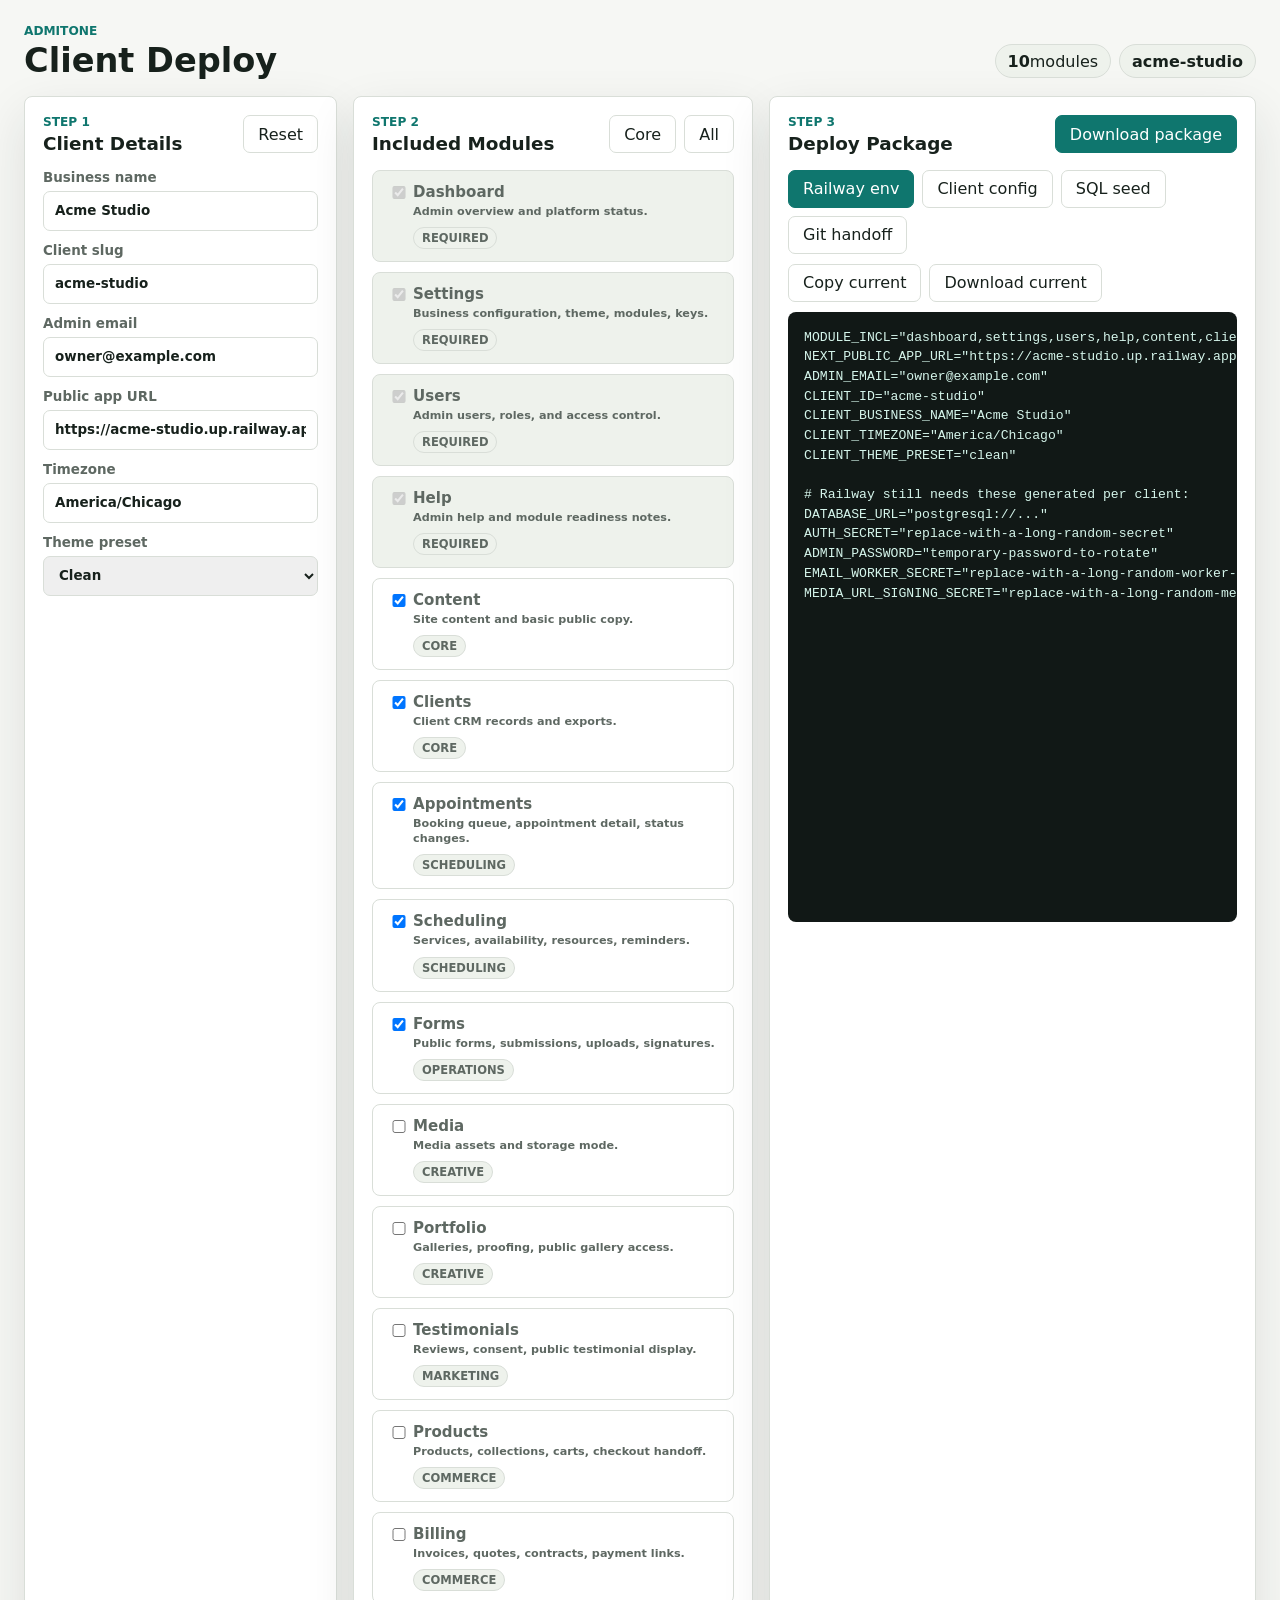
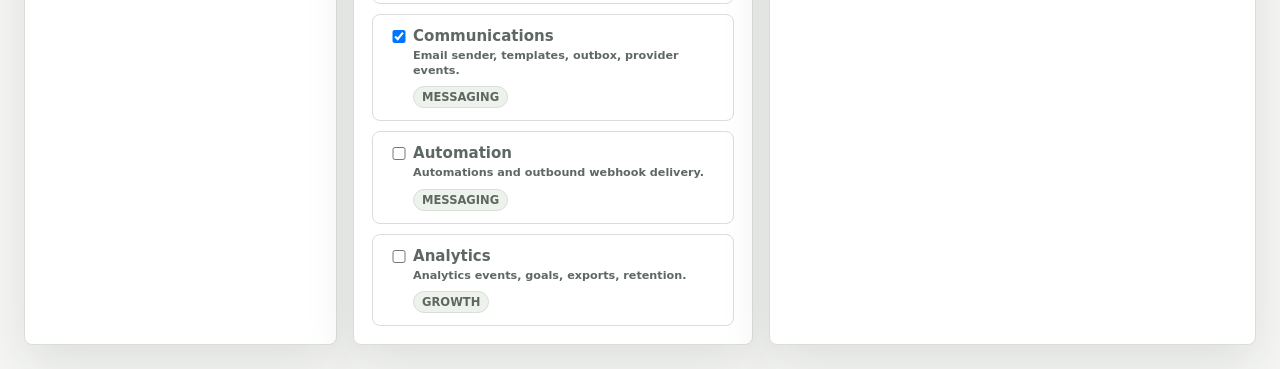
<file: Client Deploy/index.html>
<!doctype html>
<html lang="en">
  <head>
    <meta charset="utf-8" />
    <meta name="viewport" content="width=device-width, initial-scale=1" />
    <title>AdmitOne Client Deploy</title>
    <link rel="stylesheet" href="./styles.css" />
  </head>
  <body>
    <main class="app-shell">
      <section class="workspace">
        <header class="topbar">
          <div>
            <p class="eyebrow">AdmitOne</p>
            <h1>Client Deploy</h1>
          </div>
          <div class="summary-strip" aria-label="Deployment summary">
            <span><strong id="moduleCount">0</strong> modules</span>
            <span><strong id="clientSlugPreview">client-slug</strong></span>
          </div>
        </header>

        <div class="grid">
          <section class="panel form-panel" aria-labelledby="client-details-title">
            <div class="panel-heading">
              <div>
                <p class="eyebrow">Step 1</p>
                <h2 id="client-details-title">Client Details</h2>
              </div>
              <button class="icon-button" id="resetButton" type="button" title="Reset form" aria-label="Reset form">Reset</button>
            </div>

            <div class="field-grid">
              <label>
                Business name
                <input id="businessName" type="text" value="Acme Studio" autocomplete="organization" />
              </label>
              <label>
                Client slug
                <input id="clientSlug" type="text" value="acme-studio" autocomplete="off" />
              </label>
              <label>
                Admin email
                <input id="adminEmail" type="email" value="owner@example.com" autocomplete="email" />
              </label>
              <label>
                Public app URL
                <input id="appUrl" type="url" value="https://acme-studio.up.railway.app" autocomplete="url" />
              </label>
              <label>
                Timezone
                <input id="timezone" type="text" value="America/Chicago" />
              </label>
              <label>
                Theme preset
                <select id="themePreset">
                  <option value="clean">Clean</option>
                  <option value="studio">Studio</option>
                  <option value="modern">Modern</option>
                  <option value="classic">Classic</option>
                </select>
              </label>
            </div>
          </section>

          <section class="panel modules-panel" aria-labelledby="modules-title">
            <div class="panel-heading">
              <div>
                <p class="eyebrow">Step 2</p>
                <h2 id="modules-title">Included Modules</h2>
              </div>
              <div class="button-row">
                <button id="selectCoreButton" type="button">Core</button>
                <button id="selectAllButton" type="button">All</button>
              </div>
            </div>
            <div class="module-grid" id="moduleGrid"></div>
          </section>

          <section class="panel output-panel" aria-labelledby="outputs-title">
            <div class="panel-heading">
              <div>
                <p class="eyebrow">Step 3</p>
                <h2 id="outputs-title">Deploy Package</h2>
              </div>
              <div class="button-row">
                <button id="downloadPackageButton" type="button">Download package</button>
              </div>
            </div>

            <div class="tabs" role="tablist" aria-label="Generated outputs">
              <button class="tab active" data-tab="env" type="button">Railway env</button>
              <button class="tab" data-tab="config" type="button">Client config</button>
              <button class="tab" data-tab="sql" type="button">SQL seed</button>
              <button class="tab" data-tab="git" type="button">Git handoff</button>
            </div>

            <div class="output-actions">
              <button id="copyOutputButton" type="button">Copy current</button>
              <button id="downloadOutputButton" type="button">Download current</button>
            </div>

            <pre class="output-box" id="outputBox" tabindex="0"></pre>
          </section>
        </div>
      </section>
    </main>

    <script src="./app.js"></script>
  </body>
</html>
</file>
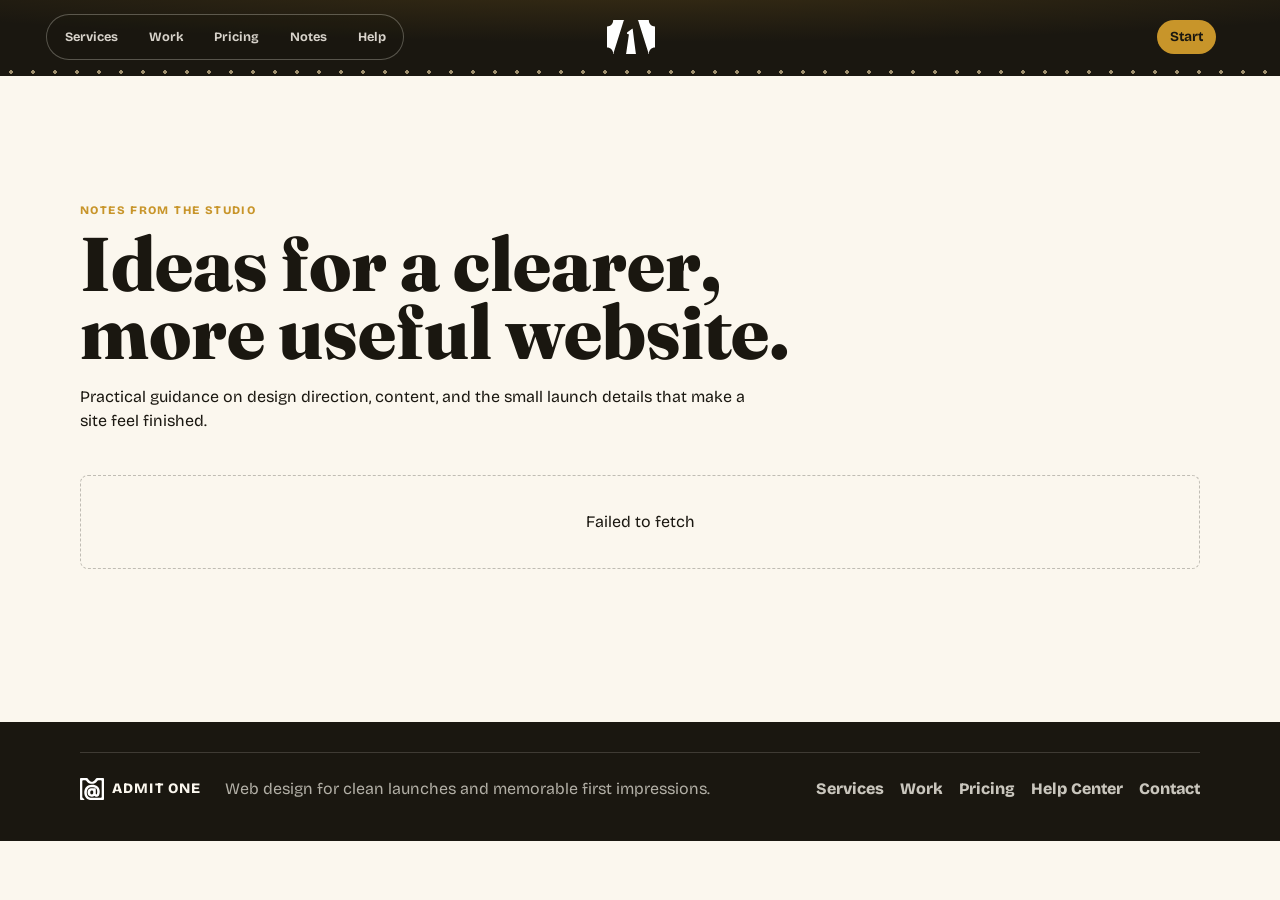
<file: blog.html>
<!doctype html>
<html lang="en">
  <head>
    <meta charset="utf-8" />
    <meta name="viewport" content="width=device-width, initial-scale=1" />
    <title>Notes | Admit One</title>
    <meta
      name="description"
      content="Practical notes from Admit One about thoughtful websites, clearer content, and smoother launches."
    />
    <link rel="icon" href="assets/logos/favicon.svg" type="image/svg+xml" />
    <link rel="preconnect" href="https://fonts.googleapis.com" />
    <link rel="preconnect" href="https://fonts.gstatic.com" crossorigin />
    <link
      href="https://fonts.googleapis.com/css2?family=Bricolage+Grotesque:opsz,wght@12..96,400..800&family=Fraunces:opsz,wght@9..144,500..800&display=swap"
      rel="stylesheet"
    />
    <link rel="stylesheet" href="css/tokens.css?v=marquee-bulbs" />
    <link rel="stylesheet" href="css/base.css" />
    <link rel="stylesheet" href="css/header.css" />
    <link rel="stylesheet" href="css/subpage.css" />
    <link rel="stylesheet" href="css/blog.css" />
    <link rel="stylesheet" href="css/footer.css" />
  </head>
  <body>
    <a class="skip-link" href="#main">Skip to content</a>

    <div class="subpage-hero">
      <header class="site-header">
        <nav class="nav" aria-label="Primary navigation">
          <div class="nav-spacer" aria-hidden="true"></div>

          <a class="brand" href="index.html" aria-label="Admit One home">
            <span class="brand-full">
              <img src="assets/logos/logo-wordmark.svg" alt="" aria-hidden="true" />
            </span>
            <span class="brand-compact">
              <img src="assets/logos/logo-icon.svg" alt="" aria-hidden="true" />
            </span>
          </a>

          <button class="menu-toggle" type="button" aria-expanded="false" aria-controls="nav-links" aria-label="Menu">
            <span class="menu-mark" aria-hidden="true">
              <span class="menu-line"></span>
              <span class="menu-line"></span>
              <span class="menu-line"></span>
              <span class="menu-close-word">Close</span>
            </span>
          </button>

          <div class="nav-links" id="nav-links">
            <div class="nav-primary-links">
              <a href="index.html#services">Services</a>
              <a href="index.html#work">Work</a>
              <a href="index.html#pricing">Pricing</a>
              <a href="blog.html" aria-current="page">Notes</a>
              <a href="resources.html">Help</a>
            </div>
            <a class="nav-cta" href="index.html#contact">Start</a>
          </div>
        </nav>
      </header>
    </div>

    <main id="main">
      <section class="blog-index" data-blog-library>
        <header class="blog-index-header">
          <p class="eyebrow">Notes from the studio</p>
          <h1>Ideas for a clearer, more useful website.</h1>
          <p class="lead">
            Practical guidance on design direction, content, and the small launch details that
            make a site feel finished.
          </p>
        </header>
        <div class="blog-library-grid" data-blog-library-grid aria-live="polite">
          <article class="blog-message"><p>Loading the latest notes&hellip;</p></article>
        </div>
      </section>

      <article class="blog-story" data-blog-post hidden>
        <a class="blog-story-back" href="blog.html">&larr; All notes</a>
        <header class="blog-story-header">
          <p class="eyebrow" data-blog-category>Notes</p>
          <h1 data-blog-title>Loading story&hellip;</h1>
          <p class="blog-story-excerpt" data-blog-excerpt hidden></p>
          <p class="blog-story-meta">
            <time data-blog-date hidden></time>
            <span data-blog-author hidden></span>
          </p>
        </header>
        <img class="blog-story-image" data-blog-image alt="" hidden />
        <p class="blog-story-status" data-blog-status>Loading the story&hellip;</p>
        <div class="blog-story-content" data-blog-content></div>
      </article>
    </main>

    <footer class="footer">
      <div class="footer-inner">
        <a class="brand" href="index.html" aria-label="Admit One home">
          <span class="brand-mark">
            <img src="assets/logos/logo-footer.svg" alt="" aria-hidden="true" />
          </span>
          <span class="brand-name">Admit One</span>
        </a>
        <p>Web design for clean launches and memorable first impressions.</p>
        <nav aria-label="Footer navigation">
          <a href="index.html#services">Services</a>
          <a href="index.html#work">Work</a>
          <a href="index.html#pricing">Pricing</a>
          <a href="resources.html">Help Center</a>
          <a href="index.html#contact">Contact</a>
        </nav>
      </div>
    </footer>

    <script src="js/blog-config.js"></script>
    <script src="js/blog.js"></script>
    <script src="js/main.js?v=menu-morph"></script>
  </body>
</html>
</file>
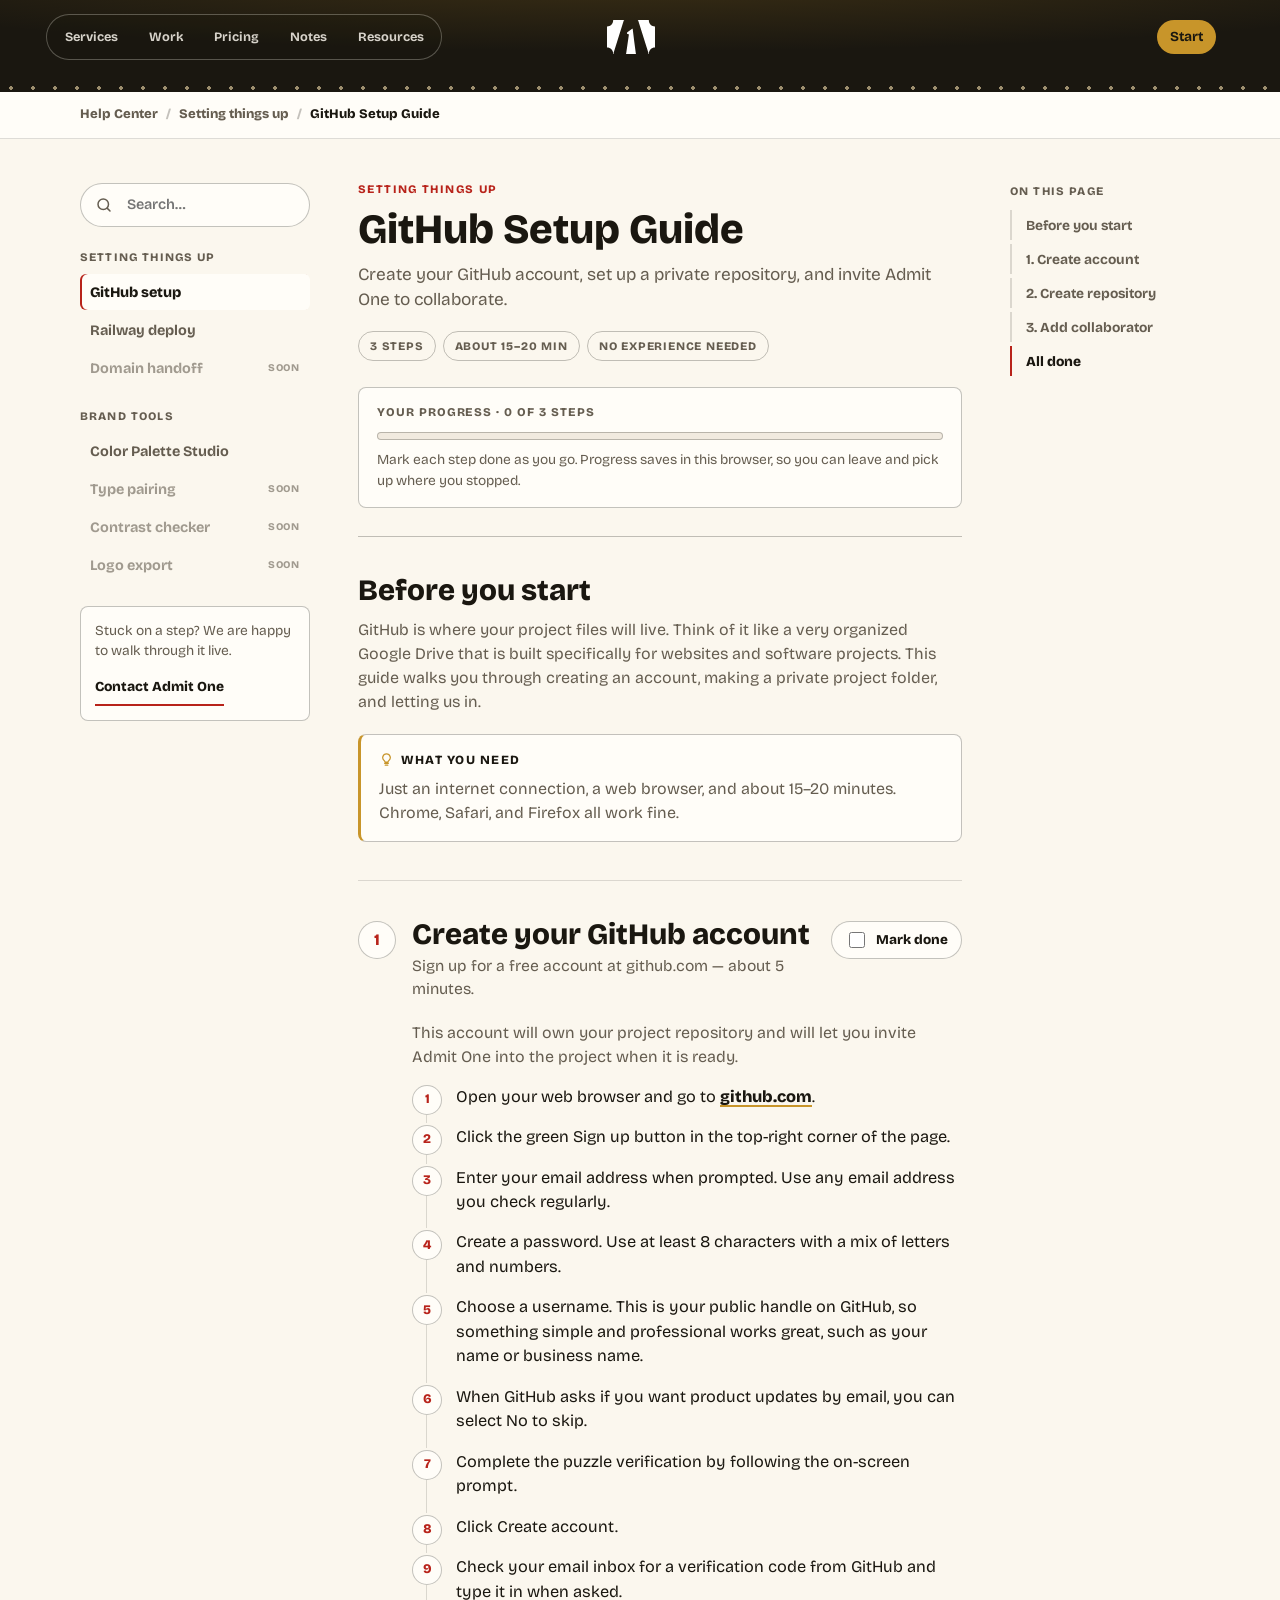
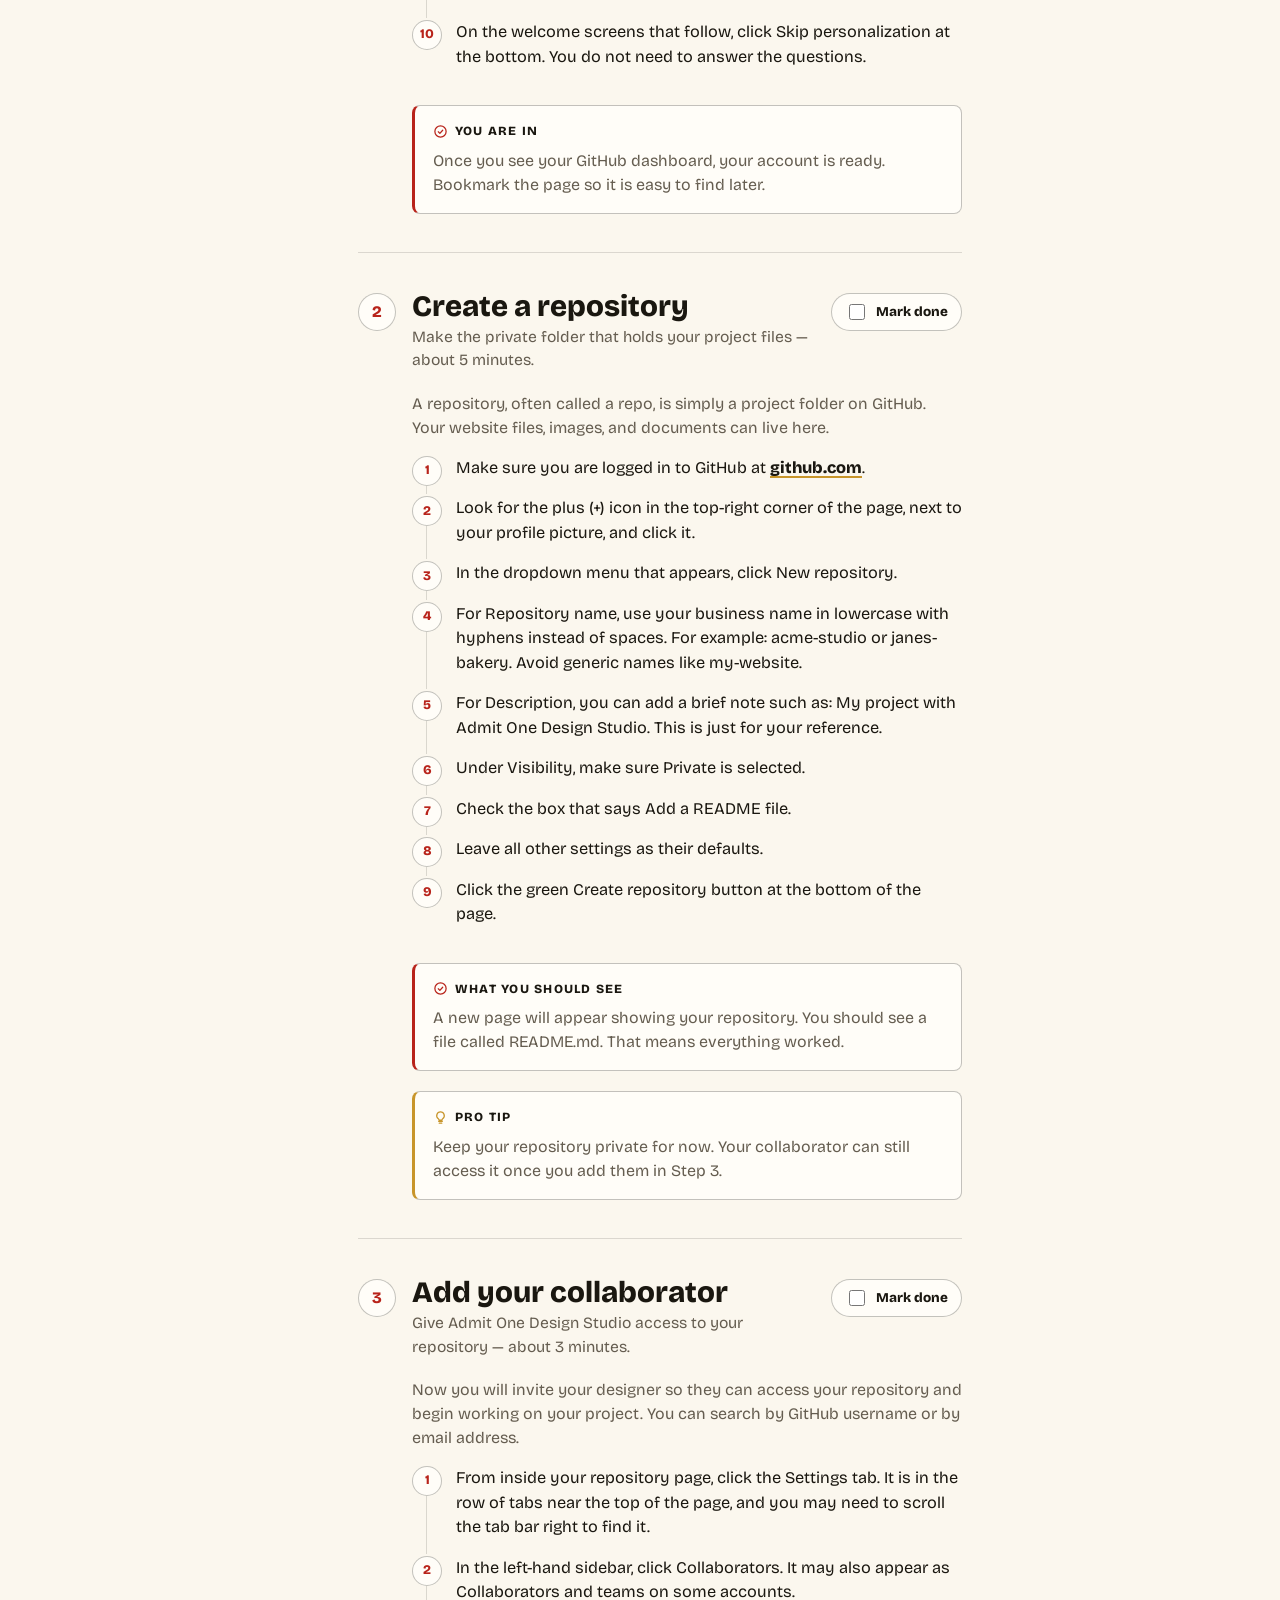
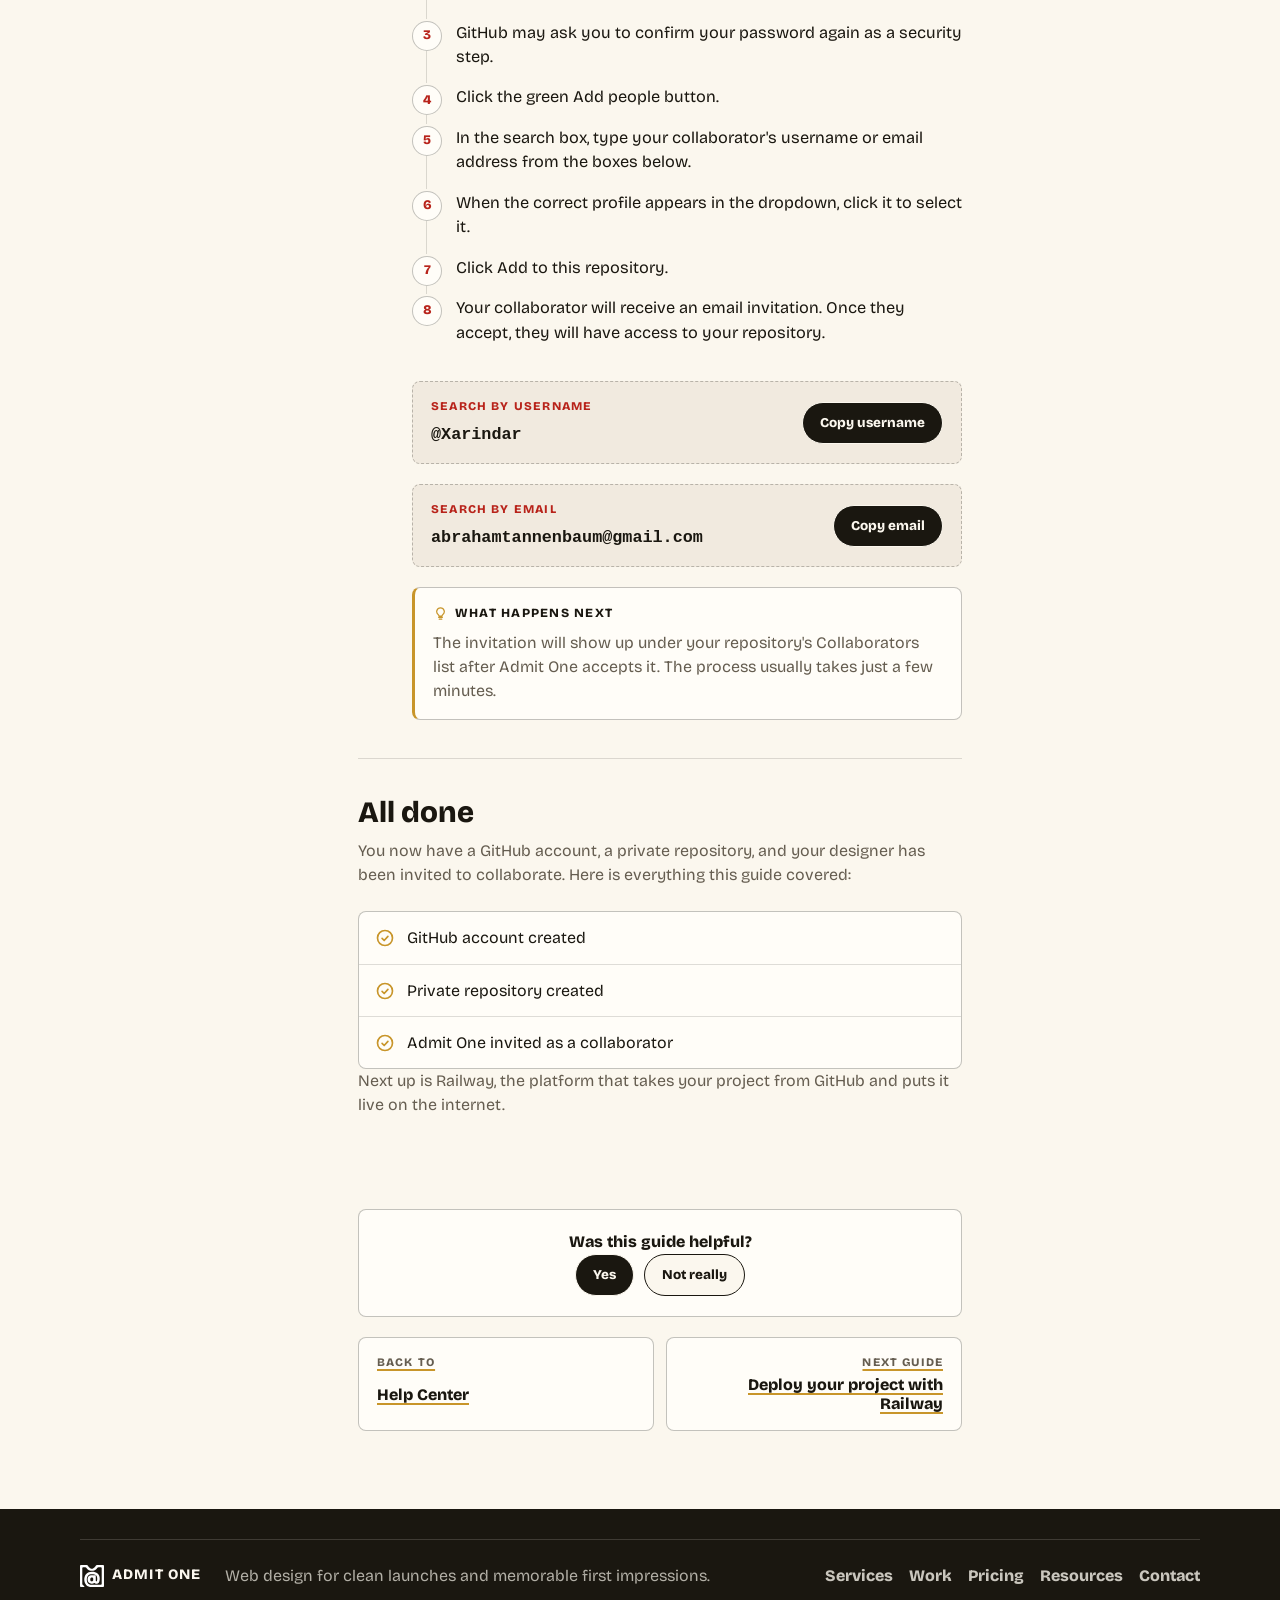
<file: github-setup-guide.html>
<!doctype html>
<html lang="en">
  <head>
    <meta charset="utf-8" />
    <meta name="viewport" content="width=device-width, initial-scale=1" />
    <title>GitHub Setup Guide | Admit One Help Center</title>
    <meta
      name="description"
      content="A client-friendly setup guide for creating a GitHub account, starting a private repository, and inviting Admit One as a collaborator."
    />
    <link rel="icon" href="assets/logos/favicon.svg" type="image/svg+xml" />
    <link rel="preconnect" href="https://fonts.googleapis.com" />
    <link rel="preconnect" href="https://fonts.gstatic.com" crossorigin />
    <link
      href="https://fonts.googleapis.com/css2?family=Bricolage+Grotesque:opsz,wght@12..96,400..800&family=Fraunces:opsz,wght@9..144,500..800&display=swap"
      rel="stylesheet"
    />
    <link rel="stylesheet" href="css/tokens.css?v=marquee-bulbs" />
    <link rel="stylesheet" href="css/base.css" />
    <link rel="stylesheet" href="css/header.css" />
    <link rel="stylesheet" href="css/subpage.css" />
    <link rel="stylesheet" href="css/help-center.css?v=help-center" />
    <link rel="stylesheet" href="css/footer.css" />
  </head>
  <body>
    <a class="skip-link" href="#main">Skip to guide</a>

    <div class="subpage-hero help-article-band">
      <header class="site-header">
        <nav class="nav" aria-label="Primary navigation">
          <div class="nav-spacer" aria-hidden="true"></div>

          <a class="brand" href="index.html" aria-label="Admit One home">
            <span class="brand-full">
              <img src="assets/logos/logo-wordmark.svg" alt="" aria-hidden="true" />
            </span>
            <span class="brand-compact">
              <img src="assets/logos/logo-icon.svg" alt="" aria-hidden="true" />
            </span>
          </a>

          <button class="menu-toggle" type="button" aria-expanded="false" aria-controls="nav-links" aria-label="Menu">
            <span class="menu-mark" aria-hidden="true">
              <span class="menu-line"></span>
              <span class="menu-line"></span>
              <span class="menu-line"></span>
              <span class="menu-close-word">Close</span>
            </span>
          </button>

          <div class="nav-links" id="nav-links">
            <div class="nav-primary-links">
              <a href="index.html#services">Services</a>
              <a href="index.html#work">Work</a>
              <a href="index.html#pricing">Pricing</a>
              <a href="index.html#notes">Notes</a>
              <a href="resources.html">Resources</a>
            </div>
            <a class="nav-cta" href="index.html#contact">Start</a>
          </div>
        </nav>
      </header>
    </div>

    <div class="help-breadcrumb-bar">
      <nav class="help-breadcrumbs" aria-label="Breadcrumb">
        <a href="resources.html">Help Center</a>
        <span class="crumb-sep" aria-hidden="true">/</span>
        <a href="resources.html">Setting things up</a>
        <span class="crumb-sep" aria-hidden="true">/</span>
        <span aria-current="page">GitHub Setup Guide</span>
      </nav>
    </div>

    <main id="main">
      <div class="section help-shell">
        <aside class="help-sidebar" aria-label="Help Center navigation">
          <details class="help-sidebar-browse" open>
            <summary>Browse the Help Center</summary>
            <div class="help-sidebar-browse-body">
              <form class="help-search" data-help-search role="search" aria-label="Search the help center">
                <div class="help-search-field">
                  <svg viewBox="0 0 24 24" fill="none" stroke="currentColor" stroke-width="2" stroke-linecap="round" aria-hidden="true">
                    <circle cx="11" cy="11" r="7" />
                    <path d="m20 20-3.5-3.5" />
                  </svg>
                  <input
                    type="search"
                    data-help-search-input
                    placeholder="Search&hellip;"
                    aria-label="Search guides and tools"
                    autocomplete="off"
                  />
                </div>
                <ul class="help-search-results" data-help-search-results role="listbox" aria-label="Search results" hidden></ul>
              </form>

              <nav class="help-nav-group" aria-label="Setting things up">
                <p>Setting things up</p>
                <a href="github-setup-guide.html" aria-current="page">GitHub setup</a>
                <a href="railway-setup-guide.html">Railway deploy</a>
                <span class="help-nav-soon">Domain handoff <small>Soon</small></span>
              </nav>

              <nav class="help-nav-group" aria-label="Brand tools">
                <p>Brand tools</p>
                <a href="palette.html">Color Palette Studio</a>
                <span class="help-nav-soon">Type pairing <small>Soon</small></span>
                <span class="help-nav-soon">Contrast checker <small>Soon</small></span>
                <span class="help-nav-soon">Logo export <small>Soon</small></span>
              </nav>
            </div>
          </details>

          <div class="help-sidebar-contact">
            <p>Stuck on a step? We are happy to walk through it live.</p>
            <a href="index.html#contact">Contact Admit One</a>
          </div>
        </aside>

        <article class="help-article" data-help-article="github-setup">
          <header class="help-article-header">
            <p class="eyebrow">Setting things up</p>
            <h1>GitHub Setup Guide</h1>
            <p class="help-article-lead">
              Create your GitHub account, set up a private repository, and invite Admit One to
              collaborate.
            </p>
            <div class="help-article-chips" aria-label="Guide details">
              <span>3 steps</span>
              <span>About 15&ndash;20 min</span>
              <span>No experience needed</span>
            </div>

            <div class="help-progress-card">
              <div class="help-progress-label">
                <span>Your progress &middot; <span data-progress-count>0 of 3 steps</span></span>
                <button type="button" data-progress-reset hidden>Start over</button>
              </div>
              <div
                class="help-progress-track"
                role="progressbar"
                aria-label="Guide progress"
                aria-valuemin="0"
                aria-valuemax="100"
                aria-valuenow="0"
                data-progress-bar
              >
                <span></span>
              </div>
              <p class="help-progress-hint">
                Mark each step done as you go. Progress saves in this browser, so you can leave and
                pick up where you stopped.
              </p>
            </div>
          </header>

          <section class="help-section" id="before-you-start">
            <h2>Before you start</h2>
            <p>
              GitHub is where your project files will live. Think of it like a very organized Google
              Drive that is built specifically for websites and software projects. This guide walks
              you through creating an account, making a private project folder, and letting us in.
            </p>

            <div class="help-callout">
              <strong>
                <svg viewBox="0 0 24 24" fill="none" stroke="currentColor" stroke-width="2" stroke-linecap="round" stroke-linejoin="round" aria-hidden="true">
                  <path d="M9 18h6M10 21h4M12 3a6 6 0 0 1 3.5 10.9c-.7.5-1 1.3-1 2.1h-5c0-.8-.3-1.6-1-2.1A6 6 0 0 1 12 3Z" />
                </svg>
                What you need
              </strong>
              <p>
                Just an internet connection, a web browser, and about 15&ndash;20 minutes. Chrome,
                Safari, and Firefox all work fine.
              </p>
            </div>
          </section>

          <section class="help-step" id="create-account">
            <div class="help-step-head">
              <span class="help-step-num" aria-hidden="true">1</span>
              <div>
                <h2>Create your GitHub account</h2>
                <p>Sign up for a free account at github.com &mdash; about 5 minutes.</p>
              </div>
              <label class="help-step-check">
                <input type="checkbox" value="create-account" data-progress-step />
                <span>Mark done</span>
              </label>
            </div>

            <div class="help-step-body">
              <p>
                This account will own your project repository and will let you invite Admit One into
                the project when it is ready.
              </p>

              <ol class="help-instructions">
                <li>Open your web browser and go to <a href="https://github.com">github.com</a>.</li>
                <li>Click the green Sign up button in the top-right corner of the page.</li>
                <li>Enter your email address when prompted. Use any email address you check regularly.</li>
                <li>Create a password. Use at least 8 characters with a mix of letters and numbers.</li>
                <li>
                  Choose a username. This is your public handle on GitHub, so something simple and
                  professional works great, such as your name or business name.
                </li>
                <li>When GitHub asks if you want product updates by email, you can select No to skip.</li>
                <li>Complete the puzzle verification by following the on-screen prompt.</li>
                <li>Click Create account.</li>
                <li>Check your email inbox for a verification code from GitHub and type it in when asked.</li>
                <li>
                  On the welcome screens that follow, click Skip personalization at the bottom. You do
                  not need to answer the questions.
                </li>
              </ol>

              <div class="help-callout is-check">
                <strong>
                  <svg viewBox="0 0 24 24" fill="none" stroke="currentColor" stroke-width="2" stroke-linecap="round" stroke-linejoin="round" aria-hidden="true">
                    <circle cx="12" cy="12" r="9" />
                    <path d="m8.5 12.5 2.5 2.5 4.5-5" />
                  </svg>
                  You are in
                </strong>
                <p>
                  Once you see your GitHub dashboard, your account is ready. Bookmark the page so it
                  is easy to find later.
                </p>
              </div>
            </div>
          </section>

          <section class="help-step" id="create-repository">
            <div class="help-step-head">
              <span class="help-step-num" aria-hidden="true">2</span>
              <div>
                <h2>Create a repository</h2>
                <p>Make the private folder that holds your project files &mdash; about 5 minutes.</p>
              </div>
              <label class="help-step-check">
                <input type="checkbox" value="create-repository" data-progress-step />
                <span>Mark done</span>
              </label>
            </div>

            <div class="help-step-body">
              <p>
                A repository, often called a repo, is simply a project folder on GitHub. Your website
                files, images, and documents can live here.
              </p>

              <ol class="help-instructions">
                <li>Make sure you are logged in to GitHub at <a href="https://github.com">github.com</a>.</li>
                <li>
                  Look for the plus (+) icon in the top-right corner of the page, next to your profile
                  picture, and click it.
                </li>
                <li>In the dropdown menu that appears, click New repository.</li>
                <li>
                  For Repository name, use your business name in lowercase with hyphens instead of
                  spaces. For example: acme-studio or janes-bakery. Avoid generic names like
                  my-website.
                </li>
                <li>
                  For Description, you can add a brief note such as: My project with Admit One Design
                  Studio. This is just for your reference.
                </li>
                <li>Under Visibility, make sure Private is selected.</li>
                <li>Check the box that says Add a README file.</li>
                <li>Leave all other settings as their defaults.</li>
                <li>Click the green Create repository button at the bottom of the page.</li>
              </ol>

              <div class="help-callout is-check">
                <strong>
                  <svg viewBox="0 0 24 24" fill="none" stroke="currentColor" stroke-width="2" stroke-linecap="round" stroke-linejoin="round" aria-hidden="true">
                    <circle cx="12" cy="12" r="9" />
                    <path d="m8.5 12.5 2.5 2.5 4.5-5" />
                  </svg>
                  What you should see
                </strong>
                <p>
                  A new page will appear showing your repository. You should see a file called
                  README.md. That means everything worked.
                </p>
              </div>

              <div class="help-callout">
                <strong>
                  <svg viewBox="0 0 24 24" fill="none" stroke="currentColor" stroke-width="2" stroke-linecap="round" stroke-linejoin="round" aria-hidden="true">
                    <path d="M9 18h6M10 21h4M12 3a6 6 0 0 1 3.5 10.9c-.7.5-1 1.3-1 2.1h-5c0-.8-.3-1.6-1-2.1A6 6 0 0 1 12 3Z" />
                  </svg>
                  Pro tip
                </strong>
                <p>
                  Keep your repository private for now. Your collaborator can still access it once you
                  add them in Step 3.
                </p>
              </div>
            </div>
          </section>

          <section class="help-step" id="add-collaborator">
            <div class="help-step-head">
              <span class="help-step-num" aria-hidden="true">3</span>
              <div>
                <h2>Add your collaborator</h2>
                <p>Give Admit One Design Studio access to your repository &mdash; about 3 minutes.</p>
              </div>
              <label class="help-step-check">
                <input type="checkbox" value="add-collaborator" data-progress-step />
                <span>Mark done</span>
              </label>
            </div>

            <div class="help-step-body">
              <p>
                Now you will invite your designer so they can access your repository and begin working
                on your project. You can search by GitHub username or by email address.
              </p>

              <ol class="help-instructions">
                <li>
                  From inside your repository page, click the Settings tab. It is in the row of tabs
                  near the top of the page, and you may need to scroll the tab bar right to find it.
                </li>
                <li>
                  In the left-hand sidebar, click Collaborators. It may also appear as Collaborators
                  and teams on some accounts.
                </li>
                <li>GitHub may ask you to confirm your password again as a security step.</li>
                <li>Click the green Add people button.</li>
                <li>In the search box, type your collaborator's username or email address from the boxes below.</li>
                <li>When the correct profile appears in the dropdown, click it to select it.</li>
                <li>Click Add to this repository.</li>
                <li>
                  Your collaborator will receive an email invitation. Once they accept, they will have
                  access to your repository.
                </li>
              </ol>

              <div class="help-copy-box">
                <div>
                  <span>Search by username</span>
                  <strong>@Xarindar</strong>
                </div>
                <button
                  class="button button-dark"
                  type="button"
                  data-copy-value="@Xarindar"
                  data-copy-message="Username copied"
                >
                  Copy username
                </button>
              </div>

              <div class="help-copy-box">
                <div>
                  <span>Search by email</span>
                  <strong>abrahamtannenbaum@gmail.com</strong>
                </div>
                <button
                  class="button button-dark"
                  type="button"
                  data-copy-value="abrahamtannenbaum@gmail.com"
                  data-copy-message="Email copied"
                >
                  Copy email
                </button>
              </div>

              <div class="help-callout">
                <strong>
                  <svg viewBox="0 0 24 24" fill="none" stroke="currentColor" stroke-width="2" stroke-linecap="round" stroke-linejoin="round" aria-hidden="true">
                    <path d="M9 18h6M10 21h4M12 3a6 6 0 0 1 3.5 10.9c-.7.5-1 1.3-1 2.1h-5c0-.8-.3-1.6-1-2.1A6 6 0 0 1 12 3Z" />
                  </svg>
                  What happens next
                </strong>
                <p>
                  The invitation will show up under your repository's Collaborators list after Admit
                  One accepts it. The process usually takes just a few minutes.
                </p>
              </div>
            </div>
          </section>

          <section class="help-section" id="all-done">
            <h2>All done</h2>
            <p>
              You now have a GitHub account, a private repository, and your designer has been invited
              to collaborate. Here is everything this guide covered:
            </p>

            <ul class="help-complete-list">
              <li>
                <svg viewBox="0 0 24 24" fill="none" stroke="currentColor" stroke-width="2" stroke-linecap="round" stroke-linejoin="round" aria-hidden="true">
                  <circle cx="12" cy="12" r="9" />
                  <path d="m8.5 12.5 2.5 2.5 4.5-5" />
                </svg>
                GitHub account created
              </li>
              <li>
                <svg viewBox="0 0 24 24" fill="none" stroke="currentColor" stroke-width="2" stroke-linecap="round" stroke-linejoin="round" aria-hidden="true">
                  <circle cx="12" cy="12" r="9" />
                  <path d="m8.5 12.5 2.5 2.5 4.5-5" />
                </svg>
                Private repository created
              </li>
              <li>
                <svg viewBox="0 0 24 24" fill="none" stroke="currentColor" stroke-width="2" stroke-linecap="round" stroke-linejoin="round" aria-hidden="true">
                  <circle cx="12" cy="12" r="9" />
                  <path d="m8.5 12.5 2.5 2.5 4.5-5" />
                </svg>
                Admit One invited as a collaborator
              </li>
            </ul>

            <p>
              Next up is Railway, the platform that takes your project from GitHub and puts it live on
              the internet.
            </p>
          </section>

          <div class="help-feedback" data-help-feedback>
            <div data-feedback-prompt>
              <p>Was this guide helpful?</p>
              <div class="help-feedback-actions">
                <button class="button button-dark" type="button" data-feedback-vote="yes">Yes</button>
                <button class="button button-light" type="button" data-feedback-vote="no">Not really</button>
              </div>
            </div>
            <p class="help-feedback-response" data-feedback-thanks hidden>
              Thanks! Glad it helped.
            </p>
            <p class="help-feedback-response" data-feedback-sorry hidden>
              Sorry about that. <a href="index.html#contact">Tell us where you got stuck</a> and we
              will walk you through it live.
            </p>
          </div>

          <nav class="help-pagination" aria-label="Guide navigation">
            <a href="resources.html">
              <span class="help-pagination-label">Back to</span>
              <span class="help-pagination-title">Help Center</span>
            </a>
            <a class="is-next" href="railway-setup-guide.html">
              <span class="help-pagination-label">Next guide</span>
              <span class="help-pagination-title">Deploy your project with Railway</span>
            </a>
          </nav>
        </article>

        <nav class="help-toc" data-toc aria-label="On this page">
          <p>On this page</p>
          <a href="#before-you-start">Before you start</a>
          <a href="#create-account" data-toc-step="create-account">1. Create account</a>
          <a href="#create-repository" data-toc-step="create-repository">2. Create repository</a>
          <a href="#add-collaborator" data-toc-step="add-collaborator">3. Add collaborator</a>
          <a href="#all-done">All done</a>
        </nav>
      </div>
    </main>

    <footer class="footer">
      <div class="footer-inner">
        <a class="brand" href="index.html" aria-label="Admit One home">
          <span class="brand-mark">
            <img src="assets/logos/logo-footer.svg" alt="" aria-hidden="true" />
          </span>
          <span class="brand-name">Admit One</span>
        </a>
        <p>Web design for clean launches and memorable first impressions.</p>
        <nav aria-label="Footer navigation">
          <a href="index.html#services">Services</a>
          <a href="index.html#work">Work</a>
          <a href="index.html#pricing">Pricing</a>
          <a href="resources.html">Resources</a>
          <a href="index.html#contact">Contact</a>
        </nav>
      </div>
    </footer>

    <div class="help-toast" role="status" aria-live="polite" data-help-toast></div>

    <script src="js/main.js?v=menu-morph"></script>
    <script src="js/help-center.js?v=help-center"></script>
    <script src="js/help-article.js?v=help-center"></script>
  </body>
</html>
</file>
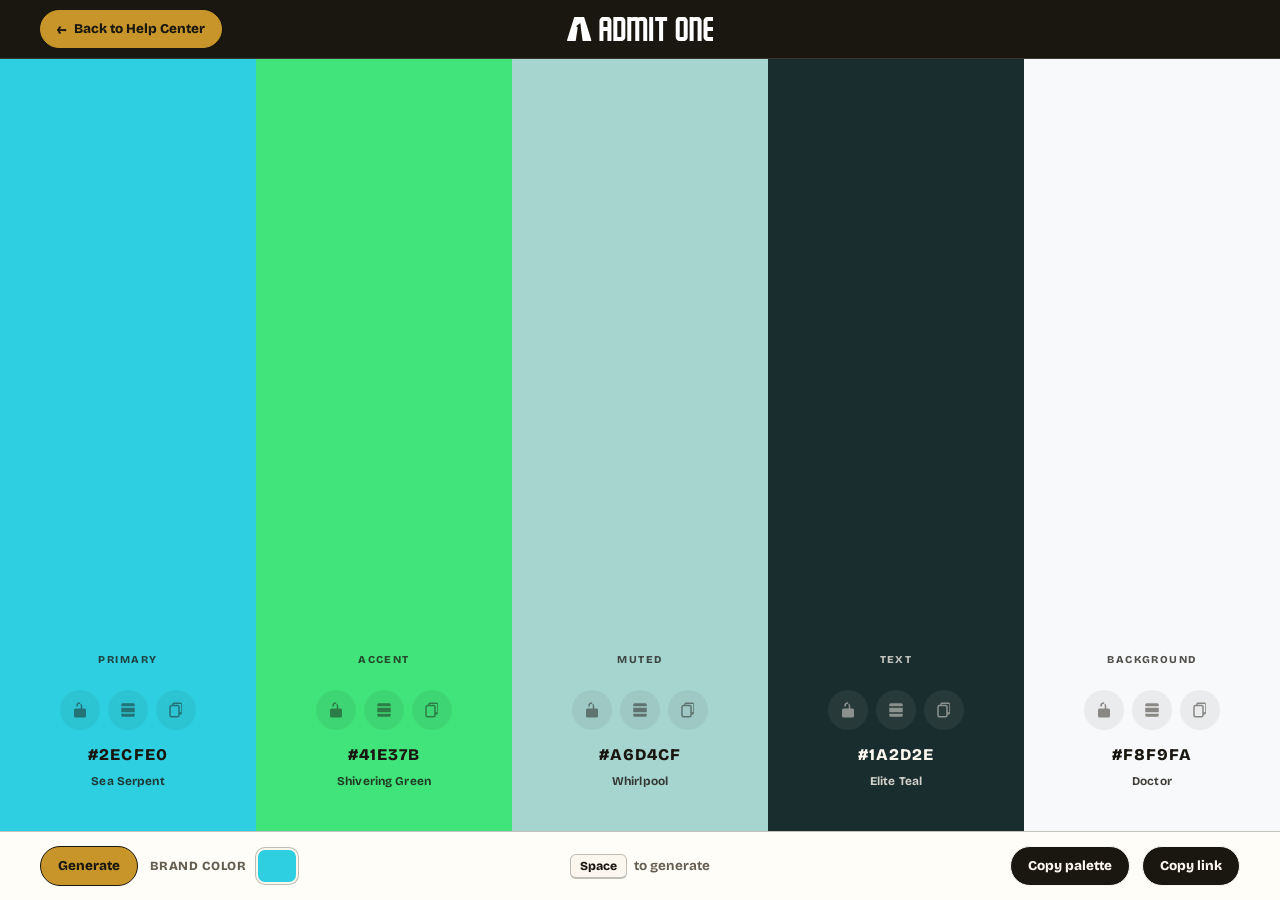
<file: palette.html>
<!doctype html>
<html lang="en">
  <head>
    <meta charset="utf-8" />
    <meta name="viewport" content="width=device-width, initial-scale=1" />
    <title>Color Palette Studio | Admit One</title>
    <meta
      name="description"
      content="Build a brand color palette in seconds. Pick a primary color, lock what you like, and generate fresh matching options around it."
    />
    <link rel="icon" href="assets/logos/favicon.svg" type="image/svg+xml" />
    <link rel="preconnect" href="https://fonts.googleapis.com" />
    <link rel="preconnect" href="https://fonts.gstatic.com" crossorigin />
    <link
      href="https://fonts.googleapis.com/css2?family=Bricolage+Grotesque:opsz,wght@12..96,400..800&family=Fraunces:opsz,wght@9..144,500..800&display=swap"
      rel="stylesheet"
    />
    <link rel="stylesheet" href="css/tokens.css?v=marquee-bulbs" />
    <link rel="stylesheet" href="css/base.css" />
    <link rel="stylesheet" href="css/palette.css" />
  </head>
  <body>
    <a class="skip-link" href="#main">Skip to palette</a>

    <div class="palette-page">
      <header class="palette-bar">
        <a class="back-link" href="resources.html">
          <span class="back-arrow" aria-hidden="true">&larr;</span>
          Back to Help Center
        </a>
        <a class="bar-brand" href="index.html" aria-label="Admit One home">
          <img src="assets/logos/logo-wordmark.svg" alt="Admit One" />
        </a>
      </header>

      <main class="palette-stage" id="main">
        <div class="palette-row" id="paletteRow" aria-label="Color palette"></div>
      </main>

      <div class="palette-toolbar">
        <div class="toolbar-group">
          <button class="button button-gold" id="generateBtn" type="button">Generate</button>
          <label class="brand-pick">
            <span class="brand-pick-label">Brand color</span>
            <input type="color" id="brandColor" value="#2f8f5b" />
          </label>
        </div>

        <div class="toolbar-cue" aria-hidden="true">
          <span class="toolbar-hint toolbar-hint-desktop"><kbd>Space</kbd> to generate</span>
        </div>

        <div class="toolbar-group is-end">
          <button class="button button-dark copy-desktop" id="copyAllBtn" type="button">Copy palette</button>
          <button class="button button-dark copy-desktop" id="shareBtn" type="button">Copy link</button>
          <div class="copy-menu" id="copyMenu">
            <button
              class="copy-menu-toggle"
              id="copyMenuToggle"
              type="button"
              aria-label="Copy options"
              aria-expanded="false"
              aria-haspopup="menu"
              aria-controls="copyMenuPanel"
            >
              <svg viewBox="0 0 24 24" aria-hidden="true">
                <path
                  fill="currentColor"
                  d="M9 2a2 2 0 0 0-2 2v1H6a3 3 0 0 0-3 3v11a3 3 0 0 0 3 3h8a3 3 0 0 0 3-3v-1h1a2 2 0 0 0 2-2V4a2 2 0 0 0-2-2H9Zm0 2h10v11h-2V8a3 3 0 0 0-3-3H9V4ZM6 7h8a1 1 0 0 1 1 1v11a1 1 0 0 1-1 1H6a1 1 0 0 1-1-1V8a1 1 0 0 1 1-1Z"
                />
              </svg>
            </button>
            <div class="copy-menu-panel" id="copyMenuPanel" role="menu" hidden>
              <button type="button" id="copyLinkMobileBtn" role="menuitem">Copy link</button>
              <button type="button" id="copyPaletteMobileBtn" role="menuitem">Copy palette</button>
            </div>
          </div>
        </div>
      </div>
    </div>

    <div class="palette-toast" id="paletteToast" role="status" aria-live="polite"></div>

    <script src="js/color-names.js?v=1"></script>
    <script src="js/palette.js?v=9"></script>
  </body>
</html>
</file>
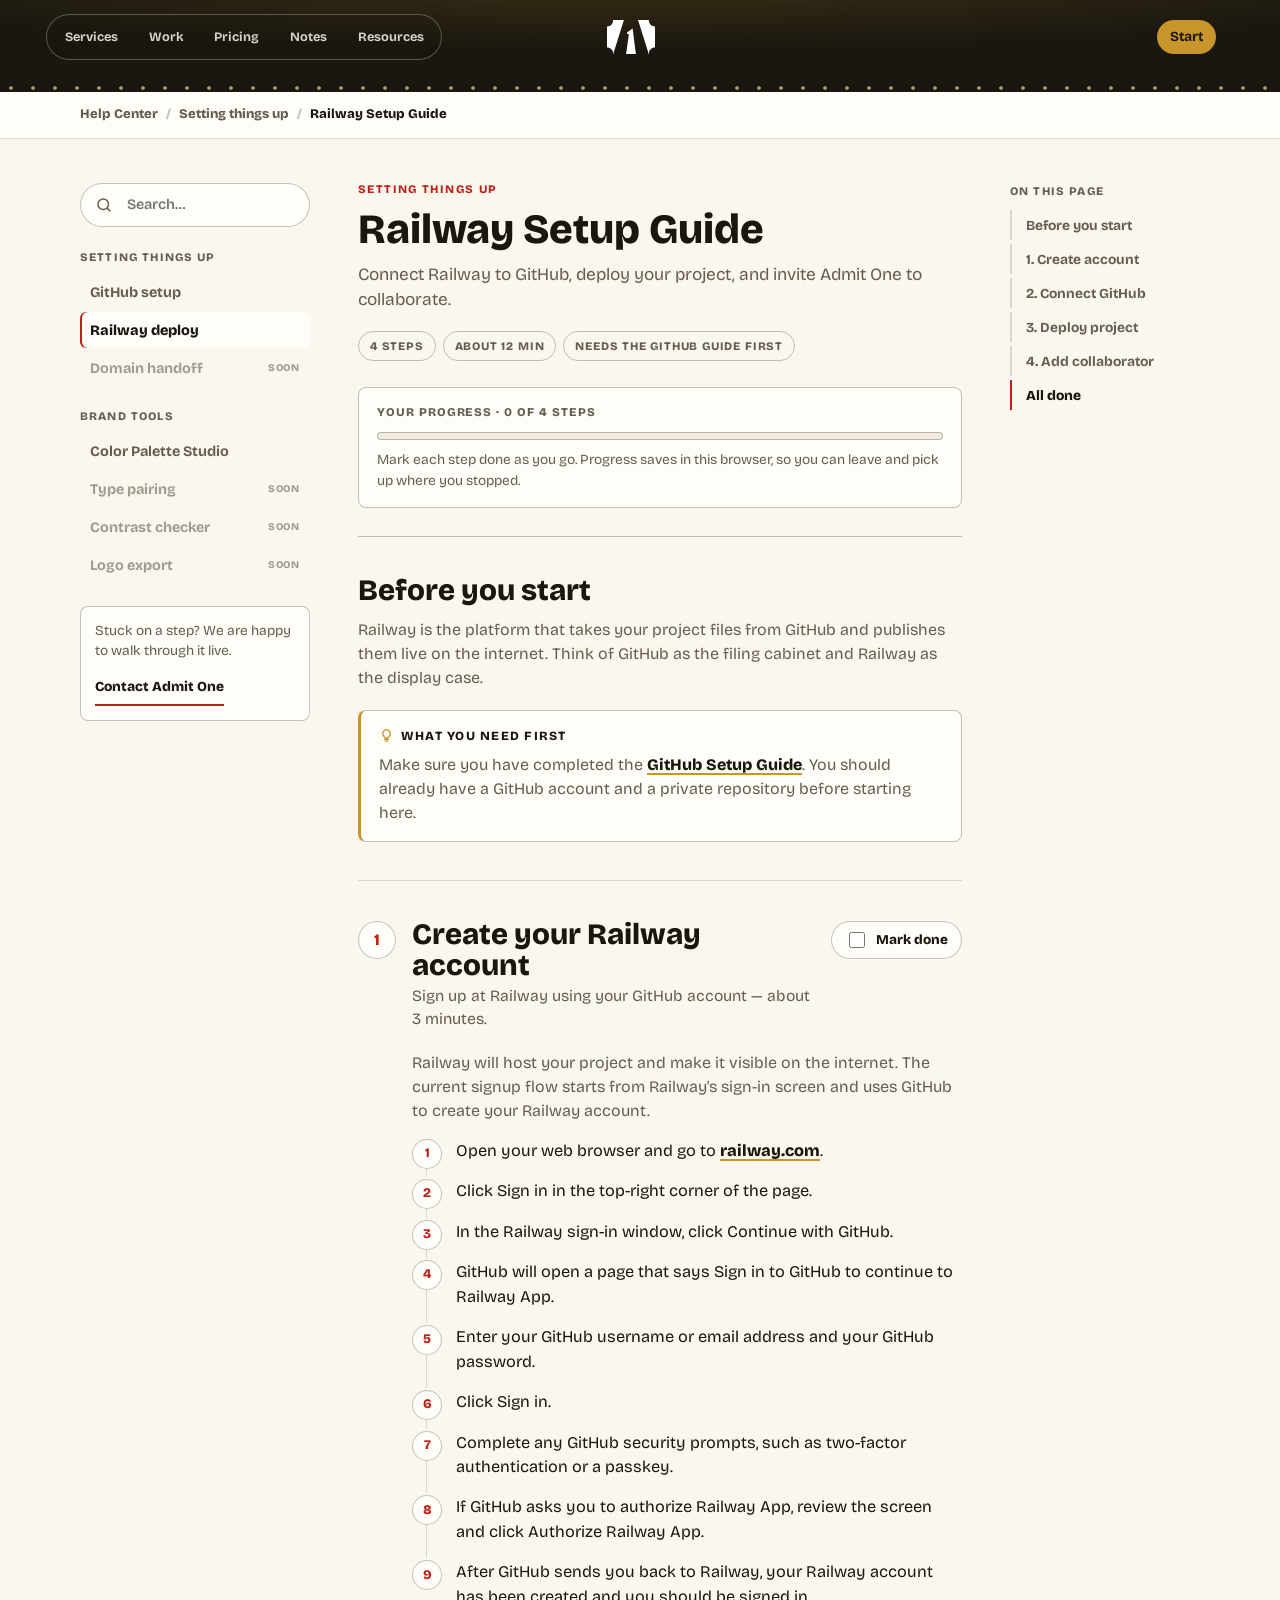
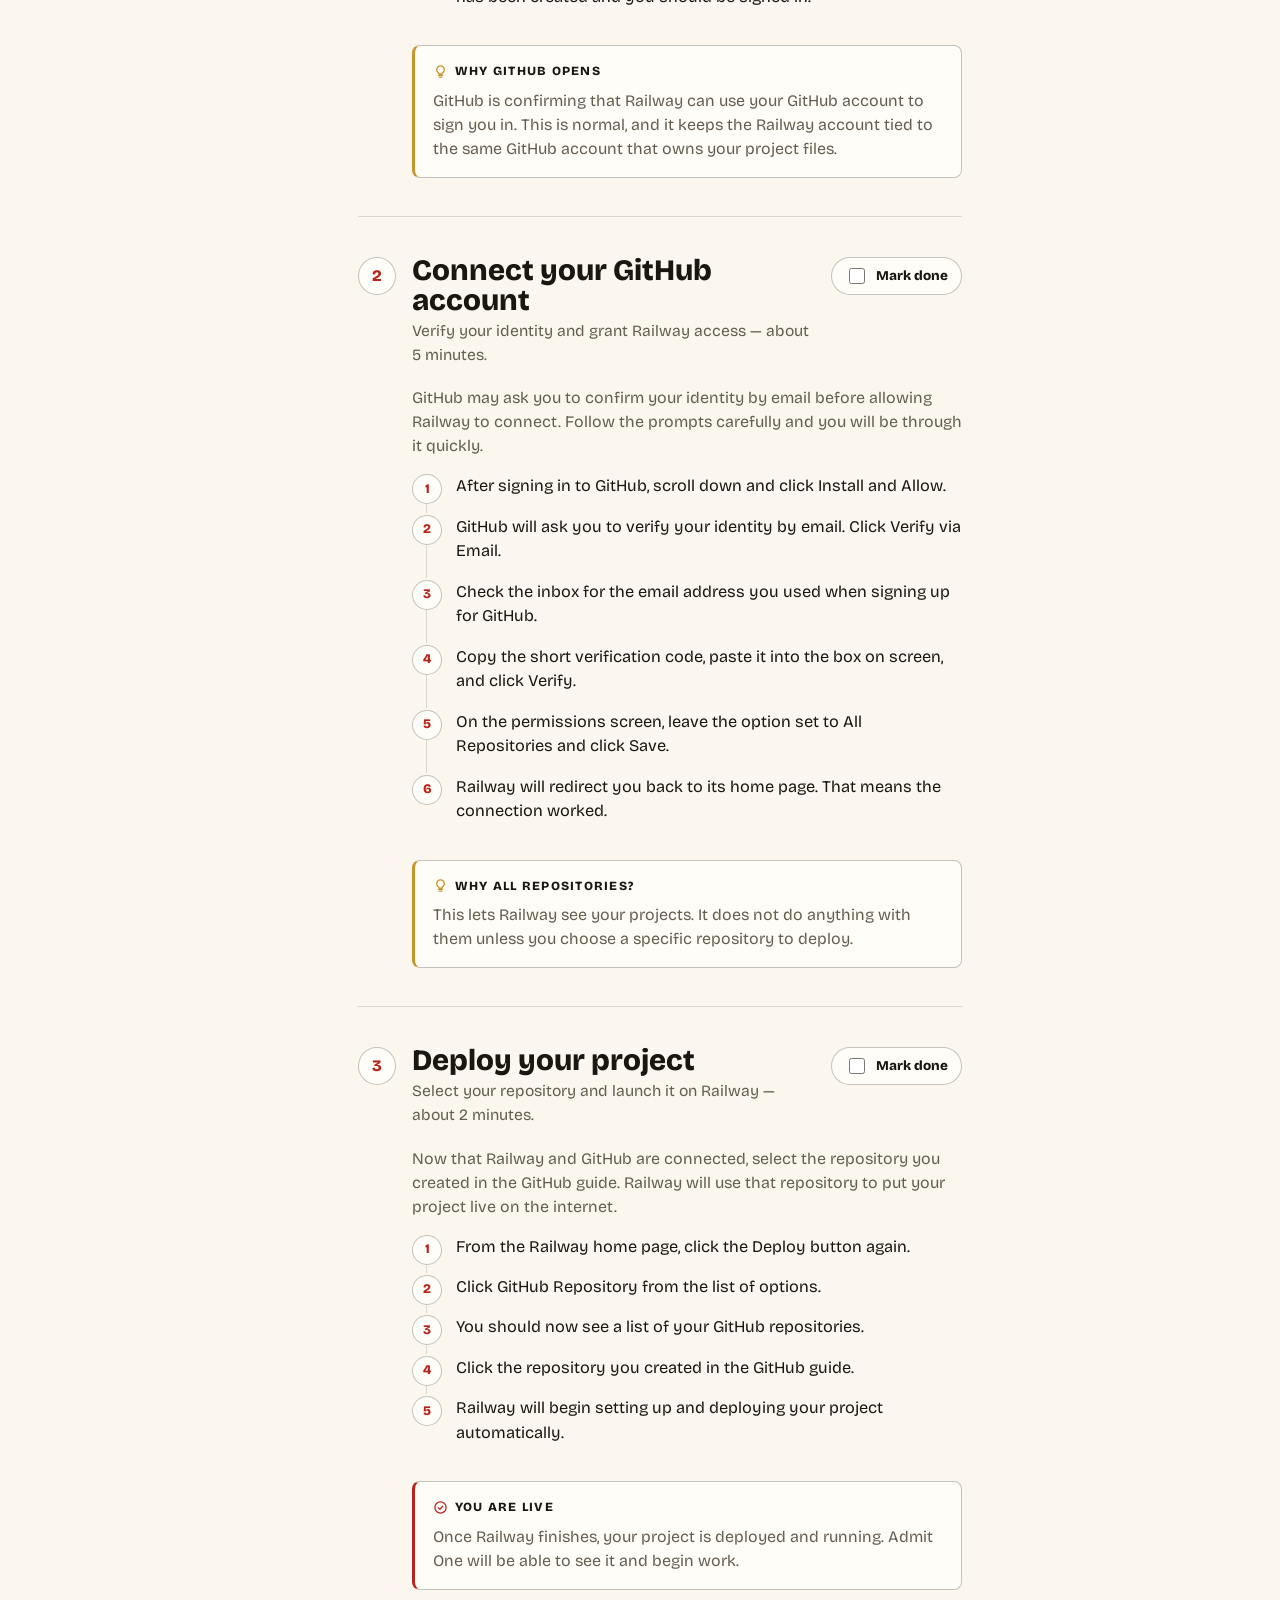
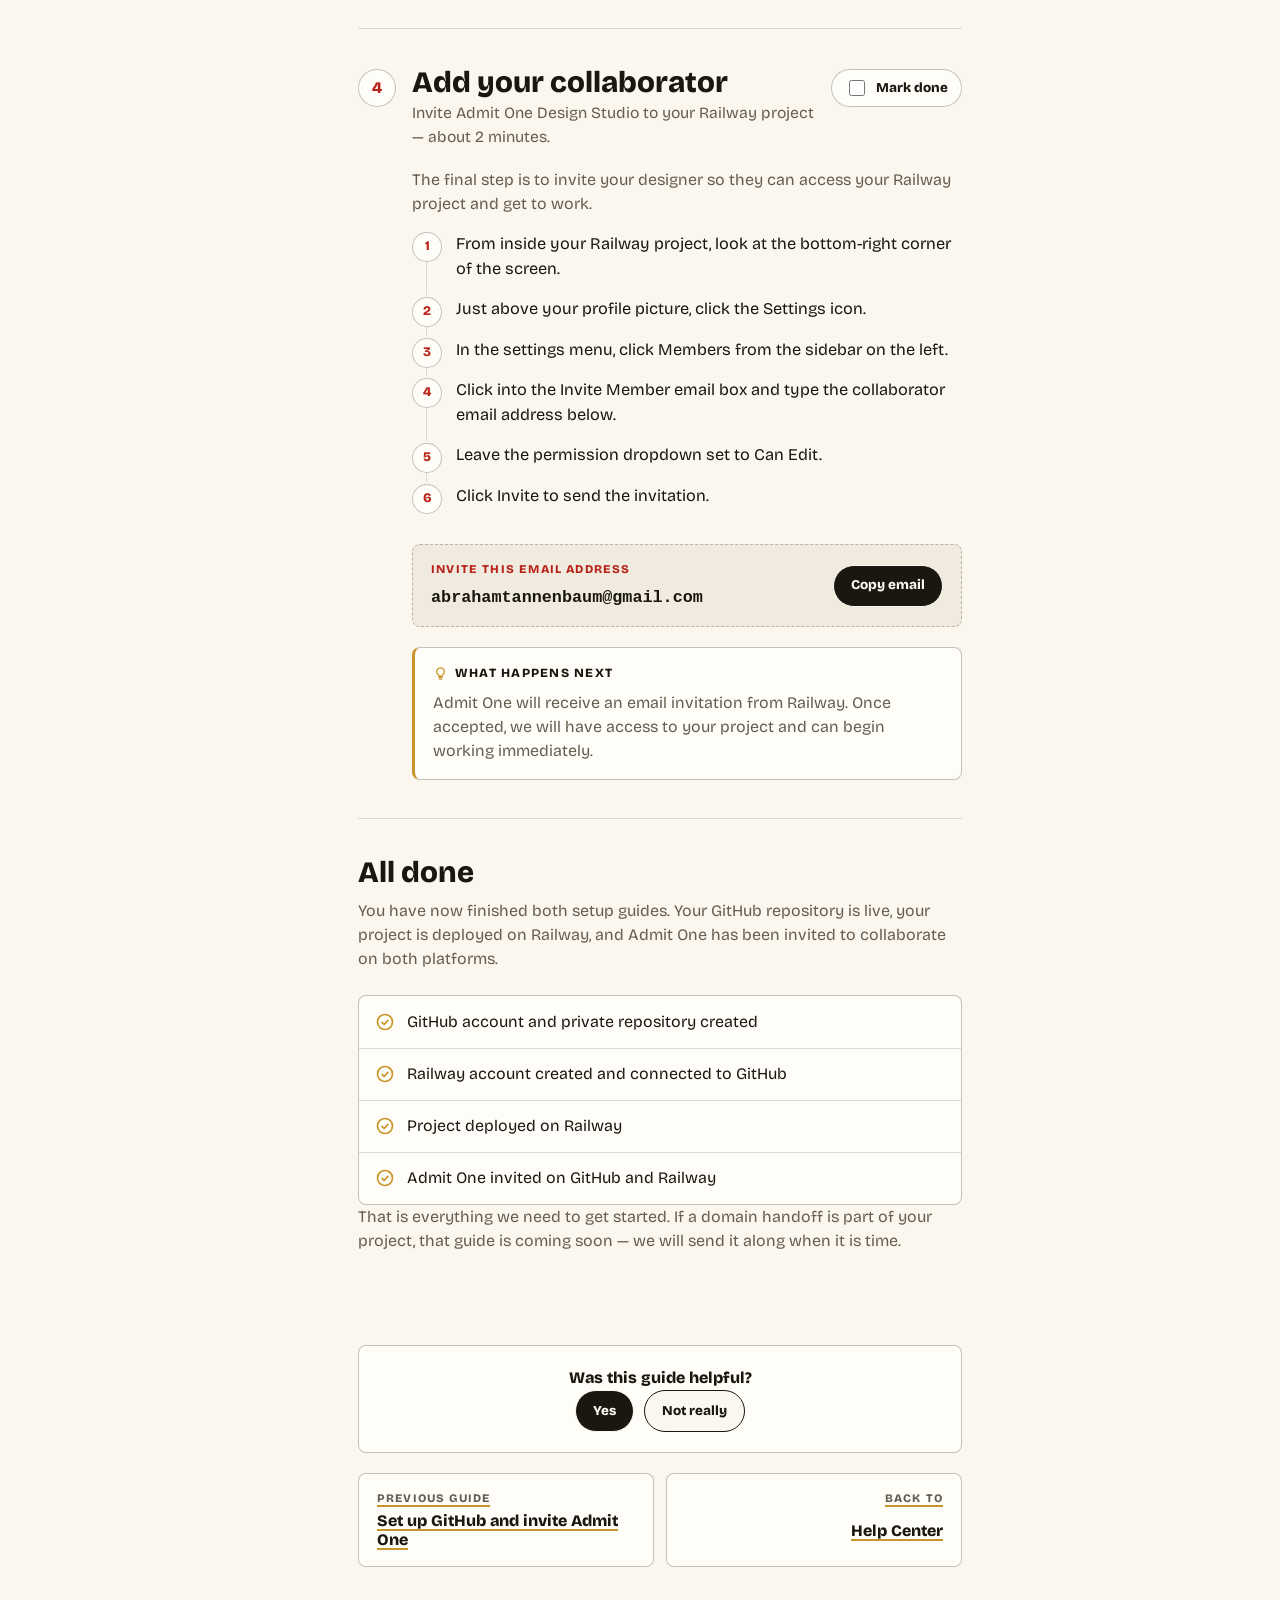
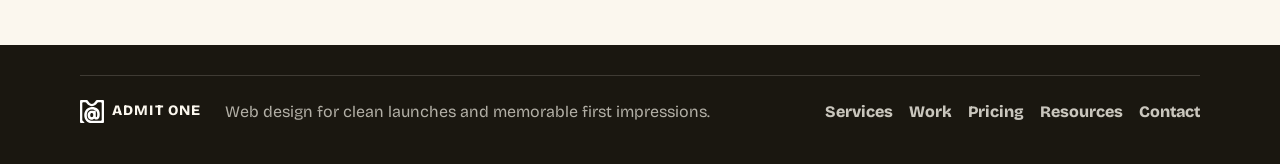
<file: railway-setup-guide.html>
<!doctype html>
<html lang="en">
  <head>
    <meta charset="utf-8" />
    <meta name="viewport" content="width=device-width, initial-scale=1" />
    <title>Railway Setup Guide | Admit One Help Center</title>
    <meta
      name="description"
      content="A client-friendly setup guide for creating a Railway account, connecting GitHub, deploying a project, and inviting Admit One as a collaborator."
    />
    <link rel="icon" href="assets/logos/favicon.svg" type="image/svg+xml" />
    <link rel="preconnect" href="https://fonts.googleapis.com" />
    <link rel="preconnect" href="https://fonts.gstatic.com" crossorigin />
    <link
      href="https://fonts.googleapis.com/css2?family=Bricolage+Grotesque:opsz,wght@12..96,400..800&family=Fraunces:opsz,wght@9..144,500..800&display=swap"
      rel="stylesheet"
    />
    <link rel="stylesheet" href="css/tokens.css?v=marquee-bulbs" />
    <link rel="stylesheet" href="css/base.css" />
    <link rel="stylesheet" href="css/header.css" />
    <link rel="stylesheet" href="css/subpage.css" />
    <link rel="stylesheet" href="css/help-center.css?v=help-center" />
    <link rel="stylesheet" href="css/footer.css" />
  </head>
  <body>
    <a class="skip-link" href="#main">Skip to guide</a>

    <div class="subpage-hero help-article-band">
      <header class="site-header">
        <nav class="nav" aria-label="Primary navigation">
          <div class="nav-spacer" aria-hidden="true"></div>

          <a class="brand" href="index.html" aria-label="Admit One home">
            <span class="brand-full">
              <img src="assets/logos/logo-wordmark.svg" alt="" aria-hidden="true" />
            </span>
            <span class="brand-compact">
              <img src="assets/logos/logo-icon.svg" alt="" aria-hidden="true" />
            </span>
          </a>

          <button class="menu-toggle" type="button" aria-expanded="false" aria-controls="nav-links" aria-label="Menu">
            <span class="menu-mark" aria-hidden="true">
              <span class="menu-line"></span>
              <span class="menu-line"></span>
              <span class="menu-line"></span>
              <span class="menu-close-word">Close</span>
            </span>
          </button>

          <div class="nav-links" id="nav-links">
            <div class="nav-primary-links">
              <a href="index.html#services">Services</a>
              <a href="index.html#work">Work</a>
              <a href="index.html#pricing">Pricing</a>
              <a href="index.html#notes">Notes</a>
              <a href="resources.html">Resources</a>
            </div>
            <a class="nav-cta" href="index.html#contact">Start</a>
          </div>
        </nav>
      </header>
    </div>

    <div class="help-breadcrumb-bar">
      <nav class="help-breadcrumbs" aria-label="Breadcrumb">
        <a href="resources.html">Help Center</a>
        <span class="crumb-sep" aria-hidden="true">/</span>
        <a href="resources.html">Setting things up</a>
        <span class="crumb-sep" aria-hidden="true">/</span>
        <span aria-current="page">Railway Setup Guide</span>
      </nav>
    </div>

    <main id="main">
      <div class="section help-shell">
        <aside class="help-sidebar" aria-label="Help Center navigation">
          <details class="help-sidebar-browse" open>
            <summary>Browse the Help Center</summary>
            <div class="help-sidebar-browse-body">
              <form class="help-search" data-help-search role="search" aria-label="Search the help center">
                <div class="help-search-field">
                  <svg viewBox="0 0 24 24" fill="none" stroke="currentColor" stroke-width="2" stroke-linecap="round" aria-hidden="true">
                    <circle cx="11" cy="11" r="7" />
                    <path d="m20 20-3.5-3.5" />
                  </svg>
                  <input
                    type="search"
                    data-help-search-input
                    placeholder="Search&hellip;"
                    aria-label="Search guides and tools"
                    autocomplete="off"
                  />
                </div>
                <ul class="help-search-results" data-help-search-results role="listbox" aria-label="Search results" hidden></ul>
              </form>

              <nav class="help-nav-group" aria-label="Setting things up">
                <p>Setting things up</p>
                <a href="github-setup-guide.html">GitHub setup</a>
                <a href="railway-setup-guide.html" aria-current="page">Railway deploy</a>
                <span class="help-nav-soon">Domain handoff <small>Soon</small></span>
              </nav>

              <nav class="help-nav-group" aria-label="Brand tools">
                <p>Brand tools</p>
                <a href="palette.html">Color Palette Studio</a>
                <span class="help-nav-soon">Type pairing <small>Soon</small></span>
                <span class="help-nav-soon">Contrast checker <small>Soon</small></span>
                <span class="help-nav-soon">Logo export <small>Soon</small></span>
              </nav>
            </div>
          </details>

          <div class="help-sidebar-contact">
            <p>Stuck on a step? We are happy to walk through it live.</p>
            <a href="index.html#contact">Contact Admit One</a>
          </div>
        </aside>

        <article class="help-article" data-help-article="railway-setup">
          <header class="help-article-header">
            <p class="eyebrow">Setting things up</p>
            <h1>Railway Setup Guide</h1>
            <p class="help-article-lead">
              Connect Railway to GitHub, deploy your project, and invite Admit One to collaborate.
            </p>
            <div class="help-article-chips" aria-label="Guide details">
              <span>4 steps</span>
              <span>About 12 min</span>
              <span>Needs the GitHub guide first</span>
            </div>

            <div class="help-progress-card">
              <div class="help-progress-label">
                <span>Your progress &middot; <span data-progress-count>0 of 4 steps</span></span>
                <button type="button" data-progress-reset hidden>Start over</button>
              </div>
              <div
                class="help-progress-track"
                role="progressbar"
                aria-label="Guide progress"
                aria-valuemin="0"
                aria-valuemax="100"
                aria-valuenow="0"
                data-progress-bar
              >
                <span></span>
              </div>
              <p class="help-progress-hint">
                Mark each step done as you go. Progress saves in this browser, so you can leave and
                pick up where you stopped.
              </p>
            </div>
          </header>

          <section class="help-section" id="before-you-start">
            <h2>Before you start</h2>
            <p>
              Railway is the platform that takes your project files from GitHub and publishes them
              live on the internet. Think of GitHub as the filing cabinet and Railway as the display
              case.
            </p>

            <div class="help-callout">
              <strong>
                <svg viewBox="0 0 24 24" fill="none" stroke="currentColor" stroke-width="2" stroke-linecap="round" stroke-linejoin="round" aria-hidden="true">
                  <path d="M9 18h6M10 21h4M12 3a6 6 0 0 1 3.5 10.9c-.7.5-1 1.3-1 2.1h-5c0-.8-.3-1.6-1-2.1A6 6 0 0 1 12 3Z" />
                </svg>
                What you need first
              </strong>
              <p>
                Make sure you have completed the
                <a href="github-setup-guide.html">GitHub Setup Guide</a>. You should already have a
                GitHub account and a private repository before starting here.
              </p>
            </div>
          </section>

          <section class="help-step" id="create-account">
            <div class="help-step-head">
              <span class="help-step-num" aria-hidden="true">1</span>
              <div>
                <h2>Create your Railway account</h2>
                <p>Sign up at Railway using your GitHub account &mdash; about 3 minutes.</p>
              </div>
              <label class="help-step-check">
                <input type="checkbox" value="create-account" data-progress-step />
                <span>Mark done</span>
              </label>
            </div>

            <div class="help-step-body">
              <p>
                Railway will host your project and make it visible on the internet. The current signup
                flow starts from Railway's sign-in screen and uses GitHub to create your Railway
                account.
              </p>

              <ol class="help-instructions">
                <li>Open your web browser and go to <a href="https://railway.com">railway.com</a>.</li>
                <li>Click Sign in in the top-right corner of the page.</li>
                <li>In the Railway sign-in window, click Continue with GitHub.</li>
                <li>GitHub will open a page that says Sign in to GitHub to continue to Railway App.</li>
                <li>Enter your GitHub username or email address and your GitHub password.</li>
                <li>Click Sign in.</li>
                <li>Complete any GitHub security prompts, such as two-factor authentication or a passkey.</li>
                <li>
                  If GitHub asks you to authorize Railway App, review the screen and click Authorize
                  Railway App.
                </li>
                <li>
                  After GitHub sends you back to Railway, your Railway account has been created and
                  you should be signed in.
                </li>
              </ol>

              <div class="help-callout">
                <strong>
                  <svg viewBox="0 0 24 24" fill="none" stroke="currentColor" stroke-width="2" stroke-linecap="round" stroke-linejoin="round" aria-hidden="true">
                    <path d="M9 18h6M10 21h4M12 3a6 6 0 0 1 3.5 10.9c-.7.5-1 1.3-1 2.1h-5c0-.8-.3-1.6-1-2.1A6 6 0 0 1 12 3Z" />
                  </svg>
                  Why GitHub opens
                </strong>
                <p>
                  GitHub is confirming that Railway can use your GitHub account to sign you in. This is
                  normal, and it keeps the Railway account tied to the same GitHub account that owns
                  your project files.
                </p>
              </div>
            </div>
          </section>

          <section class="help-step" id="connect-github">
            <div class="help-step-head">
              <span class="help-step-num" aria-hidden="true">2</span>
              <div>
                <h2>Connect your GitHub account</h2>
                <p>Verify your identity and grant Railway access &mdash; about 5 minutes.</p>
              </div>
              <label class="help-step-check">
                <input type="checkbox" value="connect-github" data-progress-step />
                <span>Mark done</span>
              </label>
            </div>

            <div class="help-step-body">
              <p>
                GitHub may ask you to confirm your identity by email before allowing Railway to
                connect. Follow the prompts carefully and you will be through it quickly.
              </p>

              <ol class="help-instructions">
                <li>After signing in to GitHub, scroll down and click Install and Allow.</li>
                <li>GitHub will ask you to verify your identity by email. Click Verify via Email.</li>
                <li>Check the inbox for the email address you used when signing up for GitHub.</li>
                <li>Copy the short verification code, paste it into the box on screen, and click Verify.</li>
                <li>On the permissions screen, leave the option set to All Repositories and click Save.</li>
                <li>Railway will redirect you back to its home page. That means the connection worked.</li>
              </ol>

              <div class="help-callout">
                <strong>
                  <svg viewBox="0 0 24 24" fill="none" stroke="currentColor" stroke-width="2" stroke-linecap="round" stroke-linejoin="round" aria-hidden="true">
                    <path d="M9 18h6M10 21h4M12 3a6 6 0 0 1 3.5 10.9c-.7.5-1 1.3-1 2.1h-5c0-.8-.3-1.6-1-2.1A6 6 0 0 1 12 3Z" />
                  </svg>
                  Why All Repositories?
                </strong>
                <p>
                  This lets Railway see your projects. It does not do anything with them unless you
                  choose a specific repository to deploy.
                </p>
              </div>
            </div>
          </section>

          <section class="help-step" id="deploy-project">
            <div class="help-step-head">
              <span class="help-step-num" aria-hidden="true">3</span>
              <div>
                <h2>Deploy your project</h2>
                <p>Select your repository and launch it on Railway &mdash; about 2 minutes.</p>
              </div>
              <label class="help-step-check">
                <input type="checkbox" value="deploy-project" data-progress-step />
                <span>Mark done</span>
              </label>
            </div>

            <div class="help-step-body">
              <p>
                Now that Railway and GitHub are connected, select the repository you created in the
                GitHub guide. Railway will use that repository to put your project live on the
                internet.
              </p>

              <ol class="help-instructions">
                <li>From the Railway home page, click the Deploy button again.</li>
                <li>Click GitHub Repository from the list of options.</li>
                <li>You should now see a list of your GitHub repositories.</li>
                <li>Click the repository you created in the GitHub guide.</li>
                <li>Railway will begin setting up and deploying your project automatically.</li>
              </ol>

              <div class="help-callout is-check">
                <strong>
                  <svg viewBox="0 0 24 24" fill="none" stroke="currentColor" stroke-width="2" stroke-linecap="round" stroke-linejoin="round" aria-hidden="true">
                    <circle cx="12" cy="12" r="9" />
                    <path d="m8.5 12.5 2.5 2.5 4.5-5" />
                  </svg>
                  You are live
                </strong>
                <p>
                  Once Railway finishes, your project is deployed and running. Admit One will be able
                  to see it and begin work.
                </p>
              </div>
            </div>
          </section>

          <section class="help-step" id="add-collaborator">
            <div class="help-step-head">
              <span class="help-step-num" aria-hidden="true">4</span>
              <div>
                <h2>Add your collaborator</h2>
                <p>Invite Admit One Design Studio to your Railway project &mdash; about 2 minutes.</p>
              </div>
              <label class="help-step-check">
                <input type="checkbox" value="add-collaborator" data-progress-step />
                <span>Mark done</span>
              </label>
            </div>

            <div class="help-step-body">
              <p>
                The final step is to invite your designer so they can access your Railway project and
                get to work.
              </p>

              <ol class="help-instructions">
                <li>From inside your Railway project, look at the bottom-right corner of the screen.</li>
                <li>Just above your profile picture, click the Settings icon.</li>
                <li>In the settings menu, click Members from the sidebar on the left.</li>
                <li>Click into the Invite Member email box and type the collaborator email address below.</li>
                <li>Leave the permission dropdown set to Can Edit.</li>
                <li>Click Invite to send the invitation.</li>
              </ol>

              <div class="help-copy-box">
                <div>
                  <span>Invite this email address</span>
                  <strong>abrahamtannenbaum@gmail.com</strong>
                </div>
                <button
                  class="button button-dark"
                  type="button"
                  data-copy-value="abrahamtannenbaum@gmail.com"
                  data-copy-message="Email copied"
                >
                  Copy email
                </button>
              </div>

              <div class="help-callout">
                <strong>
                  <svg viewBox="0 0 24 24" fill="none" stroke="currentColor" stroke-width="2" stroke-linecap="round" stroke-linejoin="round" aria-hidden="true">
                    <path d="M9 18h6M10 21h4M12 3a6 6 0 0 1 3.5 10.9c-.7.5-1 1.3-1 2.1h-5c0-.8-.3-1.6-1-2.1A6 6 0 0 1 12 3Z" />
                  </svg>
                  What happens next
                </strong>
                <p>
                  Admit One will receive an email invitation from Railway. Once accepted, we will have
                  access to your project and can begin working immediately.
                </p>
              </div>
            </div>
          </section>

          <section class="help-section" id="all-done">
            <h2>All done</h2>
            <p>
              You have now finished both setup guides. Your GitHub repository is live, your project is
              deployed on Railway, and Admit One has been invited to collaborate on both platforms.
            </p>

            <ul class="help-complete-list">
              <li>
                <svg viewBox="0 0 24 24" fill="none" stroke="currentColor" stroke-width="2" stroke-linecap="round" stroke-linejoin="round" aria-hidden="true">
                  <circle cx="12" cy="12" r="9" />
                  <path d="m8.5 12.5 2.5 2.5 4.5-5" />
                </svg>
                GitHub account and private repository created
              </li>
              <li>
                <svg viewBox="0 0 24 24" fill="none" stroke="currentColor" stroke-width="2" stroke-linecap="round" stroke-linejoin="round" aria-hidden="true">
                  <circle cx="12" cy="12" r="9" />
                  <path d="m8.5 12.5 2.5 2.5 4.5-5" />
                </svg>
                Railway account created and connected to GitHub
              </li>
              <li>
                <svg viewBox="0 0 24 24" fill="none" stroke="currentColor" stroke-width="2" stroke-linecap="round" stroke-linejoin="round" aria-hidden="true">
                  <circle cx="12" cy="12" r="9" />
                  <path d="m8.5 12.5 2.5 2.5 4.5-5" />
                </svg>
                Project deployed on Railway
              </li>
              <li>
                <svg viewBox="0 0 24 24" fill="none" stroke="currentColor" stroke-width="2" stroke-linecap="round" stroke-linejoin="round" aria-hidden="true">
                  <circle cx="12" cy="12" r="9" />
                  <path d="m8.5 12.5 2.5 2.5 4.5-5" />
                </svg>
                Admit One invited on GitHub and Railway
              </li>
            </ul>

            <p>
              That is everything we need to get started. If a domain handoff is part of your project,
              that guide is coming soon &mdash; we will send it along when it is time.
            </p>
          </section>

          <div class="help-feedback" data-help-feedback>
            <div data-feedback-prompt>
              <p>Was this guide helpful?</p>
              <div class="help-feedback-actions">
                <button class="button button-dark" type="button" data-feedback-vote="yes">Yes</button>
                <button class="button button-light" type="button" data-feedback-vote="no">Not really</button>
              </div>
            </div>
            <p class="help-feedback-response" data-feedback-thanks hidden>
              Thanks! Glad it helped.
            </p>
            <p class="help-feedback-response" data-feedback-sorry hidden>
              Sorry about that. <a href="index.html#contact">Tell us where you got stuck</a> and we
              will walk you through it live.
            </p>
          </div>

          <nav class="help-pagination" aria-label="Guide navigation">
            <a href="github-setup-guide.html">
              <span class="help-pagination-label">Previous guide</span>
              <span class="help-pagination-title">Set up GitHub and invite Admit One</span>
            </a>
            <a class="is-next" href="resources.html">
              <span class="help-pagination-label">Back to</span>
              <span class="help-pagination-title">Help Center</span>
            </a>
          </nav>
        </article>

        <nav class="help-toc" data-toc aria-label="On this page">
          <p>On this page</p>
          <a href="#before-you-start">Before you start</a>
          <a href="#create-account" data-toc-step="create-account">1. Create account</a>
          <a href="#connect-github" data-toc-step="connect-github">2. Connect GitHub</a>
          <a href="#deploy-project" data-toc-step="deploy-project">3. Deploy project</a>
          <a href="#add-collaborator" data-toc-step="add-collaborator">4. Add collaborator</a>
          <a href="#all-done">All done</a>
        </nav>
      </div>
    </main>

    <footer class="footer">
      <div class="footer-inner">
        <a class="brand" href="index.html" aria-label="Admit One home">
          <span class="brand-mark">
            <img src="assets/logos/logo-footer.svg" alt="" aria-hidden="true" />
          </span>
          <span class="brand-name">Admit One</span>
        </a>
        <p>Web design for clean launches and memorable first impressions.</p>
        <nav aria-label="Footer navigation">
          <a href="index.html#services">Services</a>
          <a href="index.html#work">Work</a>
          <a href="index.html#pricing">Pricing</a>
          <a href="resources.html">Resources</a>
          <a href="index.html#contact">Contact</a>
        </nav>
      </div>
    </footer>

    <div class="help-toast" role="status" aria-live="polite" data-help-toast></div>

    <script src="js/main.js?v=menu-morph"></script>
    <script src="js/help-center.js?v=help-center"></script>
    <script src="js/help-article.js?v=help-center"></script>
  </body>
</html>
</file>
<file: Client Deploy/styles.css>
:root {
  color-scheme: light;
  --bg: #f6f7f4;
  --panel: #ffffff;
  --ink: #17211c;
  --muted: #5e6862;
  --line: #d9ded8;
  --soft: #eef2ec;
  --accent: #0f766e;
  --accent-ink: #ffffff;
  --warn: #9a3412;
  --shadow: 0 18px 50px rgba(29, 39, 34, 0.11);
  --radius: 8px;
}

* {
  box-sizing: border-box;
}

body {
  margin: 0;
  background: var(--bg);
  color: var(--ink);
  font-family:
    Inter, ui-sans-serif, system-ui, -apple-system, BlinkMacSystemFont, "Segoe UI", sans-serif;
}

button,
input,
select {
  font: inherit;
}

button {
  min-height: 38px;
  border: 1px solid var(--line);
  border-radius: 7px;
  background: var(--panel);
  color: var(--ink);
  cursor: pointer;
  padding: 0 14px;
}

button:hover {
  border-color: var(--accent);
}

button.primary,
#downloadPackageButton {
  background: var(--accent);
  border-color: var(--accent);
  color: var(--accent-ink);
}

.app-shell {
  min-height: 100vh;
  padding: 24px;
}

.workspace {
  max-width: 1440px;
  margin: 0 auto;
}

.topbar {
  display: flex;
  align-items: end;
  justify-content: space-between;
  gap: 16px;
  margin-bottom: 18px;
}

.eyebrow {
  color: var(--accent);
  font-size: 0.76rem;
  font-weight: 800;
  letter-spacing: 0;
  margin: 0 0 5px;
  text-transform: uppercase;
}

h1,
h2 {
  line-height: 1.05;
  margin: 0;
}

h1 {
  font-size: 2.1rem;
}

h2 {
  font-size: 1.15rem;
}

.summary-strip {
  display: flex;
  flex-wrap: wrap;
  gap: 8px;
  justify-content: flex-end;
}

.summary-strip span {
  align-items: center;
  background: var(--soft);
  border: 1px solid var(--line);
  border-radius: 999px;
  display: inline-flex;
  min-height: 34px;
  padding: 0 12px;
}

.grid {
  display: grid;
  gap: 16px;
  grid-template-columns: minmax(280px, 0.9fr) minmax(360px, 1.15fr) minmax(420px, 1.4fr);
}

.panel {
  background: var(--panel);
  border: 1px solid var(--line);
  border-radius: var(--radius);
  box-shadow: var(--shadow);
  min-width: 0;
  padding: 18px;
}

.panel-heading {
  align-items: start;
  display: flex;
  gap: 12px;
  justify-content: space-between;
  margin-bottom: 16px;
}

.button-row {
  display: flex;
  flex-wrap: wrap;
  gap: 8px;
  justify-content: flex-end;
}

.field-grid {
  display: grid;
  gap: 12px;
}

label {
  color: var(--muted);
  display: grid;
  font-size: 0.84rem;
  font-weight: 700;
  gap: 6px;
}

input,
select {
  border: 1px solid var(--line);
  border-radius: 7px;
  color: var(--ink);
  min-height: 40px;
  padding: 0 11px;
  width: 100%;
}

input:focus,
select:focus,
button:focus-visible,
.output-box:focus {
  outline: 3px solid rgba(15, 118, 110, 0.18);
  outline-offset: 2px;
}

.module-grid {
  display: grid;
  gap: 10px;
}

.module-card {
  align-items: start;
  border: 1px solid var(--line);
  border-radius: var(--radius);
  display: grid;
  gap: 8px;
  grid-template-columns: 20px 1fr;
  padding: 12px;
}

.module-card.required {
  background: var(--soft);
}

.module-card input {
  margin-top: 3px;
  min-height: auto;
}

.module-card strong {
  display: block;
  font-size: 0.94rem;
}

.module-card small {
  color: var(--muted);
  display: block;
  line-height: 1.35;
  margin-top: 3px;
}

.pill {
  background: var(--soft);
  border: 1px solid var(--line);
  border-radius: 999px;
  color: var(--muted);
  display: inline-flex;
  font-size: 0.72rem;
  font-weight: 800;
  margin-top: 8px;
  padding: 3px 8px;
  text-transform: uppercase;
}

.tabs,
.output-actions {
  display: flex;
  flex-wrap: wrap;
  gap: 8px;
  margin-bottom: 10px;
}

.tab.active {
  background: var(--accent);
  border-color: var(--accent);
  color: var(--accent-ink);
}

.output-box {
  background: #111816;
  border-radius: var(--radius);
  color: #d5f5eb;
  font-family: "Cascadia Mono", "SFMono-Regular", Consolas, monospace;
  font-size: 0.82rem;
  line-height: 1.5;
  margin: 0;
  min-height: 610px;
  overflow: auto;
  padding: 16px;
  white-space: pre;
}

@media (max-width: 1180px) {
  .grid {
    grid-template-columns: 1fr 1fr;
  }

  .output-panel {
    grid-column: 1 / -1;
  }
}

@media (max-width: 760px) {
  .app-shell {
    padding: 14px;
  }

  .topbar,
  .panel-heading {
    align-items: stretch;
    flex-direction: column;
  }

  .summary-strip,
  .button-row {
    justify-content: flex-start;
  }

  .grid {
    grid-template-columns: 1fr;
  }

  .output-box {
    min-height: 420px;
  }
}
</file>
<file: css/tokens.css>
/* Design tokens — colors, type, and shared primitives. */
:root {
  --black: #1a1710;
  --red: #b8231a;
  --gold: #c8952a;
  --warm: #fbf7ee;
  --paper: #fffdf8;
  --paper-2: #f1eadf;
  --muted: #655d50;
  --line: rgba(26, 23, 16, 0.14);
  --line-strong: rgba(26, 23, 16, 0.26);
  --shadow: 0 18px 44px rgba(26, 23, 16, 0.14);
  --radius: 8px;
  --marquee-bulb-lit: #ffe7b4;
  --marquee-bulb-hot: #fff8dc;
  --marquee-bulb-lit-soft: rgba(255, 231, 180, 0.82);
  --marquee-bulb-clear: rgba(255, 231, 180, 0);
  --marquee-bulb-glow: rgba(255, 213, 138, 0.7);
  --marquee-bulb-glow-soft: rgba(255, 213, 138, 0.5);
  --marquee-bulb-off-highlight: rgba(251, 247, 238, 0.42);
  --marquee-bulb-off-core: rgba(251, 247, 238, 0.2);
  --marquee-bulb-off-ring: rgba(251, 247, 238, 0.08);
  --marquee-bulb-off: radial-gradient(
      circle at 38% 34%,
      var(--marquee-bulb-off-highlight) 0 2px,
      transparent 2.4px
    ),
    radial-gradient(
      circle,
      var(--marquee-bulb-off-core) 0 4px,
      var(--marquee-bulb-off-ring) 4.4px 6px,
      transparent 6.5px
    );
  --marquee-bulb-on: radial-gradient(
      circle at 38% 34%,
      var(--marquee-bulb-hot) 0 2.2px,
      transparent 2.7px
    ),
    radial-gradient(
      circle,
      var(--marquee-bulb-lit) 0 5px,
      var(--marquee-bulb-lit-soft) 5.4px 6.4px,
      transparent 7px
    );
  --marquee-bulb-off-shadow:
    inset 0 0 0 1px var(--marquee-bulb-off-core),
    0 0 0 1px rgba(26, 23, 16, 0.55);
  --marquee-bulb-on-shadow:
    inset 0 0 0 1px rgba(255, 255, 255, 0.3),
    0 0 5px var(--marquee-bulb-glow),
    0 0 14px rgba(200, 149, 42, 0.62);
  --sans: "Bricolage Grotesque", "Trebuchet MS", Arial, sans-serif;
  --serif: "Fraunces", Georgia, serif;
}
</file>
<file: css/base.css>
/* Reset, base elements, typography defaults, layout containers, buttons. */

* {
  box-sizing: border-box;
}

html {
  scroll-behavior: smooth;
  overflow-x: clip;
}

body {
  margin: 0;
  background: var(--warm);
  color: var(--black);
  font-family: var(--sans);
  font-size: 16px;
  line-height: 1.5;
  letter-spacing: 0;
  overflow-x: clip;
}

body.menu-open {
  overflow: hidden;
}

img {
  display: block;
  width: 100%;
  height: auto;
}

a {
  color: inherit;
  text-decoration: none;
}

button,
input,
textarea {
  font: inherit;
  letter-spacing: 0;
}

button {
  border: 0;
}

/* Accessibility */
.skip-link {
  position: fixed;
  left: 16px;
  top: 16px;
  z-index: 100;
  transform: translateY(-160%);
  background: var(--black);
  color: var(--warm);
  padding: 10px 14px;
  border-radius: 999px;
}

.skip-link:focus {
  transform: translateY(0);
}

.sr-only {
  position: absolute;
  width: 1px;
  height: 1px;
  overflow: hidden;
  clip: rect(0, 0, 0, 0);
  white-space: nowrap;
}

/* Layout containers */
.section,
.footer-inner {
  width: min(1120px, calc(100% - 32px));
  margin-inline: auto;
}

.section {
  padding: 78px 0;
}

/* Typography */
.eyebrow {
  margin: 0 0 12px;
  color: var(--gold);
  font-size: 0.72rem;
  font-weight: 800;
  line-height: 1.2;
  text-transform: uppercase;
  letter-spacing: 0.12em;
}

.eyebrow.centered {
  text-align: center;
}

h1,
h2,
h3,
p {
  margin-top: 0;
}

h1 {
  margin: 0 auto 16px;
  max-width: 760px;
  font-size: 4.75rem;
  font-weight: 800;
  line-height: 0.9;
}

h2 {
  max-width: 720px;
  margin: 0 auto 14px;
  font-size: 3rem;
  font-weight: 800;
  line-height: 0.98;
  text-align: center;
}

h3 {
  margin-bottom: 10px;
  font-size: 1.25rem;
  font-weight: 800;
  line-height: 1.08;
}

.small-link {
  min-height: 38px;
  display: inline-flex;
  align-items: center;
  border-bottom: 2px solid var(--red);
  color: var(--black);
  font-size: 0.9rem;
  font-weight: 800;
}

/* Buttons */
.hero-actions {
  display: flex;
  flex-wrap: wrap;
  justify-content: center;
  gap: 10px;
}

.button {
  min-height: 42px;
  display: inline-flex;
  align-items: center;
  justify-content: center;
  border-radius: 999px;
  padding: 0 17px;
  border: 1px solid currentColor;
  font-size: 0.84rem;
  font-weight: 800;
  cursor: pointer;
  transition: transform 150ms ease, background-color 150ms ease, color 150ms ease;
}

.button:hover,
.button:focus-visible {
  transform: translateY(-2px);
  outline: 0;
}

.button-light {
  background: var(--warm);
  color: var(--black);
}

.button-light:hover,
.button-light:focus-visible {
  background: var(--gold);
}

.button-dark {
  background: var(--black);
  color: var(--warm);
}

.button-dark:hover,
.button-dark:focus-visible {
  background: var(--gold);
  color: var(--black);
}

.button-gold {
  background: var(--gold);
  color: var(--black);
}

@media (max-width: 980px) {
  h1 {
    font-size: 3.8rem;
  }

  h2 {
    font-size: 2.5rem;
  }
}

@media (max-width: 760px) {
  .section,
  .footer-inner {
    width: min(100% - 24px, 1120px);
  }

  h1 {
    font-size: 3.1rem;
  }

  h2 {
    font-size: 2.15rem;
  }

  .hero-actions {
    width: 100%;
  }

  .hero-actions .button {
    min-width: 126px;
  }

  .section {
    padding: 56px 0;
  }
}

@media (max-width: 520px) {
  .section,
  .footer-inner {
    width: min(100% - 16px, 1120px);
  }

  .hero-actions {
    gap: 8px;
  }

  .hero-actions .button {
    min-width: 116px;
    min-height: 38px;
    padding-inline: 13px;
    font-size: 0.78rem;
  }
}

@media (max-width: 430px) {
  h1 {
    font-size: 2.65rem;
  }

  h2 {
    font-size: 1.9rem;
  }
}
</file>
<file: css/header.css>
/* Site header: sticky nav, animated brand lockup, mobile menu. */

.site-header {
  position: relative;
  z-index: 10;
  transition:
    transform 180ms ease,
    background-color 180ms ease,
    box-shadow 180ms ease,
    border-color 180ms ease;
}

.site-header.is-scrolled {
  position: fixed;
  top: 0;
  left: 0;
  right: 0;
  z-index: 40;
}

.site-header.is-scrolled .nav {
  --ticket-corner: 10px;
  min-height: 62px;
  margin-top: 8px;
  margin-bottom: 8px;
  padding: 0 18px;
  border: 0;
  background: transparent;
  filter: drop-shadow(0 16px 32px rgba(7, 8, 9, 0.24));
  isolation: isolate;
}

.nav {
  min-height: 74px;
  display: grid;
  grid-template-columns: minmax(0, 1fr) auto minmax(0, 1fr);
  align-items: center;
  gap: 18px;
  width: calc(100% - 92px);
  margin-inline: auto;
  position: relative;
  transition:
    min-height 180ms ease,
    margin 180ms ease,
    padding 180ms ease,
    background-color 180ms ease,
    box-shadow 180ms ease,
    border-color 180ms ease;
}

.site-header.is-scrolled .nav::before,
.site-header.is-scrolled .nav::after {
  content: "";
  position: absolute;
  z-index: -1;
  pointer-events: none;
  -webkit-mask:
    radial-gradient(circle at 0 0, transparent 0 var(--ticket-corner), #000 calc(var(--ticket-corner) + 1px)) 0 0 / 51% 51% no-repeat,
    radial-gradient(circle at 100% 0, transparent 0 var(--ticket-corner), #000 calc(var(--ticket-corner) + 1px)) 100% 0 / 51% 51% no-repeat,
    radial-gradient(circle at 0 100%, transparent 0 var(--ticket-corner), #000 calc(var(--ticket-corner) + 1px)) 0 100% / 51% 51% no-repeat,
    radial-gradient(circle at 100% 100%, transparent 0 var(--ticket-corner), #000 calc(var(--ticket-corner) + 1px)) 100% 100% / 51% 51% no-repeat;
  mask:
    radial-gradient(circle at 0 0, transparent 0 var(--ticket-corner), #000 calc(var(--ticket-corner) + 1px)) 0 0 / 51% 51% no-repeat,
    radial-gradient(circle at 100% 0, transparent 0 var(--ticket-corner), #000 calc(var(--ticket-corner) + 1px)) 100% 0 / 51% 51% no-repeat,
    radial-gradient(circle at 0 100%, transparent 0 var(--ticket-corner), #000 calc(var(--ticket-corner) + 1px)) 0 100% / 51% 51% no-repeat,
    radial-gradient(circle at 100% 100%, transparent 0 var(--ticket-corner), #000 calc(var(--ticket-corner) + 1px)) 100% 100% / 51% 51% no-repeat;
}

.site-header.is-scrolled .nav::before {
  inset: 0;
  background:
    linear-gradient(135deg, rgba(251, 247, 238, 0.38), rgba(200, 149, 42, 0.28) 42%, rgba(251, 247, 238, 0.18));
}

.site-header.is-scrolled .nav::after {
  inset: 2px;
  background:
    linear-gradient(135deg, rgba(255, 255, 255, 0.19), rgba(255, 255, 255, 0) 40%),
    linear-gradient(180deg, rgba(184, 35, 26, 0.82), rgba(121, 22, 16, 0.78));
  box-shadow:
    inset 0 1px 0 rgba(251, 247, 238, 0.24),
    inset 0 -1px 0 rgba(26, 23, 16, 0.2);
  backdrop-filter: blur(16px) saturate(128%);
  -webkit-backdrop-filter: blur(16px) saturate(128%);
}

.site-header .brand {
  --brand-full-width: min(230px, 42vw);
  --brand-full-height: 38px;
  --brand-compact-width: 48px;
  --brand-compact-height: 34px;
  display: inline-grid;
  align-items: center;
  justify-items: center;
  grid-column: 2;
  justify-self: center;
  position: relative;
  width: var(--brand-full-width);
  height: var(--brand-full-height);
  transition:
    width 180ms ease,
    height 180ms ease;
}

.site-header .nav-spacer {
  min-width: 0;
}

.site-header .brand-full,
.site-header .brand-compact {
  position: absolute;
  inset: 0;
  display: grid;
  place-items: center;
  transition:
    opacity 180ms ease,
    transform 180ms ease;
}

.site-header .brand-full img,
.site-header .brand-compact img {
  display: block;
  object-fit: contain;
  object-position: center;
  filter: brightness(0) invert(1);
}

.site-header .brand-full img {
  width: 100%;
  height: 100%;
}

.site-header .brand-compact img {
  width: auto;
  max-width: 100%;
  height: var(--brand-compact-height);
  max-height: 100%;
}

.site-header .brand-compact {
  opacity: 0;
  transform: scale(0.86);
  pointer-events: none;
}

.site-header.is-scrolled .brand {
  width: var(--brand-compact-width);
  height: var(--brand-compact-height);
}

.site-header.is-scrolled .brand-full {
  opacity: 0;
  transform: scale(0.92);
  pointer-events: none;
}

.site-header.is-scrolled .brand-compact {
  opacity: 1;
  transform: scale(1);
}

.nav-links {
  grid-column: 3;
  display: flex;
  align-items: center;
  justify-content: center;
  justify-self: end;
  gap: 6px;
  padding: 5px;
  border: 1px solid rgba(251, 247, 238, 0.28);
  border-radius: 999px;
  background: rgba(26, 23, 16, 0.18);
}

.nav-links a,
.nav-primary-links a {
  min-height: 34px;
  display: inline-flex;
  align-items: center;
  justify-content: center;
  border-radius: 999px;
  padding: 0 13px;
  color: rgba(251, 247, 238, 0.84);
  font-size: 0.86rem;
  font-weight: 700;
}

.nav-links a:hover,
.nav-links a:focus-visible,
.nav-primary-links a:hover,
.nav-primary-links a:focus-visible {
  color: var(--black);
  background: var(--warm);
  outline: 0;
}

.nav-links .nav-cta {
  color: var(--black);
  background: var(--gold);
}

@media (min-width: 981px) {
  .nav-links {
    grid-column: 1 / -1;
    justify-self: stretch;
    display: grid;
    grid-template-columns: minmax(0, 1fr) auto minmax(0, 1fr);
    gap: 18px;
    padding: 0;
    border: 0;
    border-radius: 0;
    background: transparent;
    pointer-events: none;
  }

  .nav-primary-links,
  .nav-links .nav-cta {
    pointer-events: auto;
  }

  .nav-primary-links {
    grid-column: 1;
    justify-self: start;
    display: flex;
    align-items: center;
    flex-wrap: nowrap;
    gap: clamp(1px, 0.4vw, 6px);
    padding: 5px clamp(3px, 0.5vw, 5px);
    border: 1px solid rgba(251, 247, 238, 0.28);
    border-radius: 999px;
    background: rgba(26, 23, 16, 0.18);
  }

  /* Scale the links down on narrower desktops so all six stay on one line
     instead of wrapping to a second row. */
  .nav-primary-links a {
    padding: 0 clamp(7px, 1vw, 13px);
    font-size: clamp(0.72rem, calc(1.05vw - 0.7px), 0.86rem);
    white-space: nowrap;
  }

  .nav-links .nav-cta {
    grid-column: 3;
    justify-self: end;
  }
}

@media (min-width: 981px) {
  .site-header .brand,
  .site-header .nav-spacer,
  .nav-links {
    grid-row: 1;
  }

  /* Brand and links now share a row, so reserve the brand's width in the
     overlay grid: that pins the left link group to the same column the spacer
     occupies and keeps it from sliding under the centered brand. The pill wraps
     within its own column rather than overlapping if the links ever run long. */
  .nav-links {
    grid-template-columns: minmax(0, 1fr) min(230px, 42vw) minmax(0, 1fr);
  }

  .nav-primary-links {
    flex-wrap: nowrap;
    min-width: 0;
  }
}

/* Mid-desktop: six links + full wordmark won't share a row without crowding,
   so drop to the compact ticket mark and hand the freed width to the links. */
@media (min-width: 981px) and (max-width: 1340px) {
  .site-header .brand {
    width: var(--brand-compact-width);
    height: var(--brand-compact-height);
  }

  .site-header .brand-full {
    opacity: 0;
    transform: scale(0.92);
    pointer-events: none;
  }

  .site-header .brand-compact {
    opacity: 1;
    transform: scale(1);
    pointer-events: auto;
  }

  .nav-links {
    grid-template-columns: minmax(0, 1fr) 48px minmax(0, 1fr);
  }
}

.menu-toggle {
  display: none;
  width: 42px;
  height: 42px;
  place-items: center;
  gap: 4px;
  background: var(--warm);
  border-radius: 50%;
  cursor: pointer;
}

.menu-mark {
  position: relative;
  display: grid;
  place-items: center;
  width: 100%;
  height: 100%;
}

.menu-line {
  position: absolute;
  width: 18px;
  height: 2px;
  background: var(--black);
  border-radius: 999px;
}

.menu-line:nth-child(1) {
  transform: translateY(-6px);
}

.menu-line:nth-child(3) {
  transform: translateY(6px);
}

.menu-close-word {
  position: absolute;
  color: rgba(251, 247, 238, 0.92);
  font-size: 0.68rem;
  font-weight: 800;
  letter-spacing: 0.04em;
  line-height: 1;
  opacity: 0;
  transform: translateY(4px) scale(0.88);
  transition:
    opacity 180ms ease,
    transform 180ms ease;
}

@media (max-width: 980px) {
  .nav {
    grid-template-columns: auto minmax(0, 1fr) auto;
    gap: 12px;
    width: calc(100% - 32px);
  }

  .menu-toggle {
    display: inline-grid;
    grid-column: 1;
    grid-row: 1;
    justify-self: start;
    width: 38px;
    height: 38px;
    gap: 5px;
    border: 0;
    border-radius: 0;
    background: transparent;
    box-shadow: none;
  }

  .menu-toggle:hover,
  .menu-toggle:focus-visible {
    background: transparent;
    outline: 0;
  }

  .menu-mark {
    width: 34px;
    height: 26px;
  }

  .menu-line {
    width: 22px;
    height: 1.5px;
    background: rgba(251, 247, 238, 0.9);
    transition:
      transform 180ms ease,
      opacity 180ms ease,
      width 180ms ease;
  }

  .menu-line:nth-child(1) {
    transform: translateY(-4.5px);
  }

  .menu-line:nth-child(3) {
    transform: translateY(4.5px);
  }

  .menu-toggle[aria-expanded="true"] .menu-line:nth-child(1) {
    width: 8px;
    opacity: 0;
    transform: translate(-12px, 0) scaleX(0.15);
  }

  .menu-toggle[aria-expanded="true"] .menu-line:nth-child(2) {
    opacity: 0;
    transform: scaleX(0.15);
  }

  .menu-toggle[aria-expanded="true"] .menu-line:nth-child(3) {
    width: 8px;
    opacity: 0;
    transform: translate(12px, 0) scaleX(0.15);
  }

  .menu-toggle[aria-expanded="true"] .menu-close-word {
    opacity: 1;
    transform: translateY(0) scale(1);
  }

  .site-header .nav-spacer {
    display: none;
  }

  .site-header .brand {
    --brand-full-width: min(218px, calc(100vw - 132px));
    --brand-full-height: 36px;
    grid-column: 2;
    grid-row: 1;
  }

  .nav-links {
    position: static;
    grid-column: 3;
    grid-row: 1;
    justify-self: end;
    display: block;
    padding: 0;
    border: 0;
    border-radius: 0;
    background: transparent;
    box-shadow: none;
  }

  .nav-primary-links {
    position: absolute;
    top: calc(100% + 9px);
    left: 0;
    z-index: 5;
    display: grid;
    width: min(238px, calc(100vw - 32px));
    gap: 3px;
    padding: 8px;
    border: 1px solid rgba(251, 247, 238, 0.18);
    border-radius: 16px;
    background: rgba(17, 15, 11, 0.72);
    box-shadow: 0 18px 34px rgba(7, 8, 9, 0.28);
    opacity: 0;
    transform: translateY(-4px);
    visibility: hidden;
    pointer-events: none;
    backdrop-filter: blur(14px) saturate(124%);
    -webkit-backdrop-filter: blur(14px) saturate(124%);
    transition:
      opacity 160ms ease,
      transform 160ms ease,
      visibility 160ms ease;
  }

  .nav-links.is-open .nav-primary-links {
    opacity: 1;
    transform: translateY(0);
    visibility: visible;
    pointer-events: auto;
  }

  .nav-primary-links a {
    min-height: 40px;
    justify-content: flex-start;
    padding-inline: 12px;
    color: rgba(251, 247, 238, 0.86);
    border-radius: 10px;
  }

  .nav-primary-links a:hover,
  .nav-primary-links a:focus-visible {
    color: var(--black);
    background: var(--warm);
  }

  .nav-links .nav-cta {
    min-height: 38px;
    padding-inline: 16px;
    border-radius: 999px;
    box-shadow: 0 8px 18px rgba(7, 8, 9, 0.18);
  }
}

@media (max-width: 430px) {
  .nav {
    gap: 8px;
    width: calc(100% - 20px);
  }

  .site-header.is-scrolled .nav {
    --ticket-corner: 8px;
  }

  .site-header .brand {
    --brand-full-width: min(190px, calc(100vw - 116px));
    --brand-full-height: 33px;
    --brand-compact-width: 45px;
    --brand-compact-height: 32px;
  }

  .nav-links .nav-cta {
    padding-inline: 14px;
  }
}
</file>
<file: css/subpage.css>
/* Shared chrome for standalone pages (Resources, tools): the dark header band
   that the light nav sits on, plus the page intro block. */

.subpage-hero {
  position: relative;
  background:
    radial-gradient(120% 150% at 50% -30%, rgba(200, 149, 42, 0.2), transparent 58%),
    var(--black);
  color: var(--warm);
  border-bottom: 2px solid var(--black);
}

/* A faint marquee-bulb hairline under the band, echoing the hero filmstrip. */
.subpage-hero::after {
  content: "";
  position: absolute;
  left: 0;
  right: 0;
  bottom: 0;
  height: 4px;
  background-image: radial-gradient(circle, var(--marquee-bulb-lit-soft) 0 1.6px, transparent 2px);
  background-size: 22px 4px;
  background-position: 0 50%;
  opacity: 0.7;
  pointer-events: none;
}

.page-intro {
  padding-top: 30px;
  padding-bottom: 56px;
  text-align: center;
}

.page-intro .eyebrow {
  text-align: center;
}

.page-intro h1 {
  font-size: 3.6rem;
  line-height: 0.96;
}

.page-intro .lead {
  max-width: 580px;
  margin: 16px auto 0;
  color: rgba(251, 247, 238, 0.74);
  font-size: 1.08rem;
}

.page-intro .page-actions {
  display: flex;
  flex-wrap: wrap;
  justify-content: center;
  gap: 10px;
  margin-top: 26px;
}

@media (max-width: 760px) {
  .page-intro {
    padding-bottom: 44px;
  }

  .page-intro h1 {
    font-size: 2.7rem;
  }

  .page-intro .lead {
    font-size: 1rem;
  }
}

@media (max-width: 430px) {
  .page-intro h1 {
    font-size: 2.25rem;
  }
}
</file>
<file: css/blog.css>
.blog-index,
.blog-story {
  width: min(100% - 40px, 1120px);
  margin: 0 auto;
}

.blog-index {
  padding-top: clamp(72px, 10vw, 132px);
  padding-bottom: clamp(88px, 12vw, 160px);
}

.blog-index-header {
  max-width: 760px;
  margin-bottom: 42px;
}

.blog-index-header h1,
.blog-story h1 {
  margin-bottom: 18px;
  font-family: var(--serif);
}

.blog-index-header .lead {
  max-width: 680px;
}

.blog-library-grid {
  display: grid;
  grid-template-columns: repeat(3, minmax(0, 1fr));
  gap: 14px;
}

.note-card {
  overflow: hidden;
  border: 1px solid var(--line-strong);
  border-radius: var(--radius);
  background: var(--paper);
}

.note-link {
  display: block;
  height: 100%;
  color: inherit;
  text-decoration: none;
}

.note-link img,
.note-image-placeholder {
  display: block;
  width: 100%;
  height: 245px;
  object-fit: cover;
  background:
    radial-gradient(circle at 50% 44%, rgba(200, 149, 42, 0.42), transparent 23%),
    linear-gradient(135deg, var(--black) 0 48%, var(--red) 48% 68%, var(--gold) 68%);
  transition: transform 0.45s ease, filter 0.3s ease;
}

.note-link:hover img,
.note-link:hover .note-image-placeholder {
  transform: scale(1.025);
  filter: saturate(1.04);
}

.note-card-copy {
  display: flex;
  min-height: 160px;
  flex-direction: column;
  align-items: flex-start;
  padding: 18px;
}

.note-category {
  margin-bottom: 10px;
  color: var(--red);
  font-size: 0.74rem;
  font-weight: 800;
  letter-spacing: 0.1em;
  text-transform: uppercase;
}

.note-title {
  font-family: var(--serif);
  font-size: clamp(1.15rem, 2vw, 1.4rem);
  line-height: 1.15;
}

.note-excerpt {
  margin-top: 12px;
  color: var(--muted);
  line-height: 1.6;
}

.note-date {
  margin-top: auto;
  padding-top: 20px;
  color: var(--muted);
  font-size: 0.82rem;
}

.blog-message {
  grid-column: 1 / -1;
  padding: 34px;
  border: 1px dashed var(--line-strong);
  border-radius: var(--radius);
  text-align: center;
}

.blog-message p {
  margin: 0;
}

.blog-story {
  padding-top: clamp(58px, 8vw, 104px);
  padding-bottom: clamp(88px, 12vw, 160px);
}

.blog-story-back {
  display: inline-flex;
  margin-bottom: 44px;
  color: var(--black);
  font-weight: 750;
  text-decoration: none;
}

.blog-story-header {
  max-width: 900px;
  margin: 0 auto 42px;
  text-align: center;
}

.blog-story-header h1 {
  font-size: clamp(2.8rem, 8vw, 6.8rem);
  line-height: 0.94;
}

.blog-story-excerpt {
  max-width: 720px;
  margin: 0 auto 18px;
  color: var(--muted);
  font-size: clamp(1.05rem, 2vw, 1.3rem);
  line-height: 1.6;
}

.blog-story-meta {
  display: flex;
  justify-content: center;
  gap: 8px 18px;
  flex-wrap: wrap;
  color: var(--muted);
  font-size: 0.86rem;
}

.blog-story-image {
  display: block;
  width: min(100%, 1120px);
  max-height: 680px;
  margin: 0 auto 48px;
  border-radius: var(--radius);
  object-fit: cover;
}

.blog-story-content {
  width: min(100%, 760px);
  margin: 0 auto;
  font-size: 1.05rem;
  line-height: 1.8;
}

.blog-story-content h2,
.blog-story-content h3 {
  margin-top: 2.2em;
  margin-bottom: 0.6em;
  font-family: var(--serif);
}

.blog-story-content img {
  max-width: 100%;
  height: auto;
  border-radius: var(--radius);
}

.blog-story-content a {
  color: var(--red);
}

.blog-story-status {
  width: min(100%, 760px);
  margin: 0 auto;
  padding: 30px;
  border: 1px dashed var(--line-strong);
  border-radius: var(--radius);
  text-align: center;
}

@media (max-width: 900px) {
  .blog-library-grid {
    grid-template-columns: repeat(2, minmax(0, 1fr));
  }
}

@media (max-width: 640px) {
  .blog-index,
  .blog-story {
    width: min(100% - 28px, 1120px);
  }

  .blog-library-grid {
    grid-template-columns: 1fr;
  }

  .blog-story-header {
    text-align: left;
  }

  .blog-story-meta {
    justify-content: flex-start;
  }
}
</file>
<file: css/footer.css>
/* Footer and its brand lockup. */

.brand-mark {
  width: 24px;
  height: 24px;
  display: inline-flex;
  align-items: center;
  justify-content: center;
  color: currentColor;
  flex: 0 0 auto;
}

.brand-mark img {
  width: 100%;
  height: 100%;
  display: block;
  object-fit: contain;
  filter: brightness(0) invert(1);
}

.brand-name {
  color: inherit;
  font-size: 0.9rem;
  font-weight: 800;
  line-height: 1;
  text-transform: uppercase;
  letter-spacing: 0.08em;
}

.footer {
  padding: 30px 0 40px;
  background: var(--black);
  color: var(--warm);
}

.footer-inner {
  display: grid;
  grid-template-columns: auto 1fr auto;
  gap: 24px;
  align-items: center;
  border-top: 1px solid rgba(251, 247, 238, 0.16);
  padding-top: 24px;
}

.footer .brand {
  display: inline-flex;
  align-items: center;
  gap: 8px;
}

.footer p {
  margin: 0;
  color: rgba(251, 247, 238, 0.68);
}

.footer nav {
  display: flex;
  flex-wrap: wrap;
  justify-content: end;
  gap: 16px;
  color: rgba(251, 247, 238, 0.78);
  font-weight: 800;
}

@media (max-width: 980px) {
  .footer-inner {
    grid-template-columns: 1fr;
  }

  .footer nav {
    justify-content: start;
  }
}
</file>
<file: css/help-center.css>
/* Admit One Help Center: the hub page (search + browsable collections) and
   the article layout (breadcrumbs, collection nav, article, on-this-page rail). */

/* ---- Hub hero with search ------------------------------------------------ */

.help-hero .page-intro {
  padding-bottom: 64px;
}

.help-hero .page-intro h1 {
  font-size: 3.4rem;
}

.help-hero .lead {
  margin-bottom: 0;
}

/* ---- Search component ----------------------------------------------------- */

.help-search {
  position: relative;
  max-width: 620px;
  margin: 28px auto 0;
}

.help-search-field {
  display: grid;
  grid-template-columns: auto minmax(0, 1fr);
  align-items: center;
  gap: 12px;
  padding: 0 20px;
  border: 1px solid var(--line-strong);
  border-radius: 999px;
  background: var(--paper);
  color: var(--black);
  box-shadow: var(--shadow);
}

.help-search-field svg {
  width: 18px;
  height: 18px;
  color: var(--muted);
}

.help-search-field input {
  min-height: 56px;
  border: 0;
  background: transparent;
  color: var(--black);
  font-size: 1.02rem;
  font-weight: 600;
}

.help-search-field input:focus {
  outline: 0;
}

.help-search-field:focus-within {
  outline: 2px solid var(--gold);
  outline-offset: 2px;
}

.help-search-results {
  position: absolute;
  left: 0;
  right: 0;
  top: calc(100% + 8px);
  z-index: 60;
  display: grid;
  margin: 0;
  padding: 6px;
  list-style: none;
  border: 1px solid var(--line-strong);
  border-radius: var(--radius);
  background: var(--paper);
  box-shadow: var(--shadow);
  text-align: left;
}

.help-search-results[hidden] {
  display: none;
}

.help-search-result {
  display: grid;
  gap: 3px;
  padding: 10px 12px;
  border-radius: 6px;
  color: var(--black);
}

a.help-search-result:hover,
a.help-search-result:focus-visible,
a.help-search-result.is-active {
  background: var(--paper-2);
  outline: 0;
}

.help-search-result.is-soon {
  opacity: 0.62;
}

.help-search-result-title {
  font-weight: 800;
  font-size: 0.96rem;
  line-height: 1.2;
}

.help-search-result-meta {
  color: var(--muted);
  font-size: 0.74rem;
  font-weight: 800;
  text-transform: uppercase;
  letter-spacing: 0.08em;
}

.help-search-empty {
  padding: 14px 12px;
  color: var(--muted);
  font-size: 0.94rem;
}

.help-search-empty a {
  color: var(--black);
  font-weight: 800;
  text-decoration: underline;
  text-decoration-color: var(--gold);
  text-decoration-thickness: 2px;
  text-underline-offset: 0.18em;
}

/* Popular-topic chips under the hero search. */
.help-popular {
  display: flex;
  flex-wrap: wrap;
  justify-content: center;
  align-items: center;
  gap: 8px;
  margin-top: 18px;
}

.help-popular span {
  color: rgba(251, 247, 238, 0.62);
  font-size: 0.74rem;
  font-weight: 800;
  text-transform: uppercase;
  letter-spacing: 0.1em;
}

.help-popular a {
  min-height: 32px;
  display: inline-flex;
  align-items: center;
  padding: 0 13px;
  border: 1px solid rgba(251, 247, 238, 0.28);
  border-radius: 999px;
  color: rgba(251, 247, 238, 0.88);
  font-size: 0.82rem;
  font-weight: 800;
  transition: background-color 150ms ease, color 150ms ease;
}

.help-popular a:hover,
.help-popular a:focus-visible {
  background: var(--gold);
  border-color: var(--gold);
  color: var(--black);
  outline: 0;
}

/* ---- Hub collections ------------------------------------------------------- */

.help-home {
  display: grid;
  gap: 44px;
}

.help-collection {
  display: grid;
  grid-template-columns: minmax(220px, 0.36fr) minmax(0, 1fr);
  gap: 34px;
  align-items: start;
}

.help-collection-head h2 {
  margin: 0 0 10px;
  font-size: 1.9rem;
  line-height: 1;
  text-align: left;
}

.help-collection-head .eyebrow {
  color: var(--red);
}

.help-collection-head p {
  margin: 0;
  color: var(--muted);
}

.help-article-list {
  display: grid;
  margin: 0;
  padding: 0;
  list-style: none;
  border: 1px solid var(--line-strong);
  border-radius: var(--radius);
  background: var(--paper);
  overflow: hidden;
}

.help-article-list li + li {
  border-top: 1px solid var(--line);
}

.help-article-row {
  display: grid;
  grid-template-columns: auto minmax(0, 1fr) auto;
  gap: 16px;
  align-items: center;
  padding: 18px 20px;
  color: var(--black);
}

a.help-article-row {
  transition: background-color 150ms ease;
}

a.help-article-row:hover,
a.help-article-row:focus-visible {
  background: var(--paper-2);
  outline: 0;
}

a.help-article-row:hover .help-article-arrow,
a.help-article-row:focus-visible .help-article-arrow {
  transform: translateX(3px);
  color: var(--red);
}

.help-article-icon {
  width: 40px;
  height: 40px;
  display: grid;
  place-items: center;
  border: 1px solid var(--line-strong);
  border-radius: var(--radius);
  background: var(--warm);
  color: var(--red);
}

.help-article-icon svg {
  width: 19px;
  height: 19px;
}

.help-article-copy {
  display: grid;
  gap: 3px;
}

.help-article-copy h3 {
  margin: 0;
  font-size: 1.06rem;
  line-height: 1.2;
}

.help-article-copy p {
  margin: 0;
  color: var(--muted);
  font-size: 0.92rem;
}

.help-article-meta {
  display: flex;
  flex-wrap: wrap;
  gap: 6px 12px;
  margin-top: 4px;
}

.help-article-meta span {
  color: var(--muted);
  font-size: 0.72rem;
  font-weight: 800;
  text-transform: uppercase;
  letter-spacing: 0.07em;
}

.help-progress-badge {
  color: var(--gold) !important;
}

.help-progress-badge.is-complete {
  color: var(--red) !important;
}

.help-article-arrow {
  color: var(--muted);
  transition: transform 150ms ease, color 150ms ease;
}

.help-article-arrow svg {
  width: 16px;
  height: 16px;
  display: block;
}

.help-article-row.is-soon {
  opacity: 0.66;
}

.help-soon-pill {
  align-self: center;
  padding: 4px 10px;
  border: 1px solid var(--line-strong);
  border-radius: 999px;
  background: var(--paper-2);
  color: var(--muted);
  font-size: 0.68rem;
  font-weight: 800;
  text-transform: uppercase;
  letter-spacing: 0.1em;
  white-space: nowrap;
}

/* ---- "Still stuck" contact band --------------------------------------------- */

.help-contact-band {
  display: grid;
  grid-template-columns: minmax(0, 1fr) auto;
  gap: 24px;
  align-items: center;
  padding: 28px 30px;
  border: 1px solid var(--black);
  border-radius: var(--radius);
  background:
    radial-gradient(120% 160% at 100% 0%, rgba(200, 149, 42, 0.22), transparent 55%),
    var(--black);
  color: var(--warm);
}

.help-contact-band h2 {
  margin: 0 0 8px;
  font-size: 1.7rem;
  line-height: 1.02;
  text-align: left;
}

.help-contact-band p {
  margin: 0;
  max-width: 520px;
  color: rgba(251, 247, 238, 0.74);
}

.help-contact-band .button {
  white-space: nowrap;
}

/* ---- Article pages: slim dark band, breadcrumbs ------------------------------- */

.help-article-band {
  padding-bottom: 16px;
}

/* ---- Breadcrumbs -------------------------------------------------------------- */

.help-breadcrumb-bar {
  border-bottom: 1px solid var(--line);
  background: var(--paper);
}

.help-breadcrumbs {
  width: min(1120px, calc(100% - 32px));
  margin-inline: auto;
  display: flex;
  flex-wrap: wrap;
  align-items: center;
  gap: 4px;
  min-height: 46px;
  padding: 6px 0;
}

.help-breadcrumbs a,
.help-breadcrumbs span {
  color: var(--muted);
  font-size: 0.82rem;
  font-weight: 800;
}

.help-breadcrumbs a:hover,
.help-breadcrumbs a:focus-visible {
  color: var(--black);
  outline: 0;
}

.help-breadcrumbs [aria-current="page"] {
  color: var(--black);
}

.help-breadcrumbs .crumb-sep {
  margin: 0 4px;
  color: var(--line-strong);
}

/* ---- Article shell: nav / article / on-this-page ------------------------------- */

.help-shell {
  display: grid;
  grid-template-columns: minmax(190px, 230px) minmax(0, 1fr) minmax(160px, 190px);
  gap: 48px;
  align-items: start;
  padding-top: 44px;
}

.help-sidebar {
  position: sticky;
  top: 88px;
  display: grid;
  gap: 22px;
  max-height: calc(100vh - 110px);
  overflow-y: auto;
  padding-bottom: 4px;
}

.help-sidebar .help-search {
  max-width: none;
  margin: 0;
}

.help-sidebar .help-search-field {
  padding: 0 14px;
  box-shadow: none;
}

.help-sidebar .help-search-field input {
  min-height: 42px;
  font-size: 0.9rem;
}

.help-nav-group {
  display: grid;
  gap: 2px;
}

.help-nav-group > p {
  margin: 0 0 6px;
  color: var(--muted);
  font-size: 0.72rem;
  font-weight: 800;
  text-transform: uppercase;
  letter-spacing: 0.1em;
}

.help-nav-group a,
.help-nav-group .help-nav-soon {
  min-height: 36px;
  display: flex;
  align-items: center;
  gap: 8px;
  border-radius: 6px;
  padding: 6px 10px;
  color: var(--muted);
  font-size: 0.9rem;
  font-weight: 700;
  line-height: 1.2;
}

.help-nav-group a:hover,
.help-nav-group a:focus-visible {
  background: var(--paper);
  color: var(--black);
  outline: 0;
}

.help-nav-group a[aria-current="page"] {
  background: var(--paper);
  color: var(--black);
  font-weight: 800;
  box-shadow: inset 2px 0 0 var(--red);
}

.help-nav-soon {
  opacity: 0.6;
}

.help-nav-soon small {
  margin-left: auto;
  font-size: 0.64rem;
  font-weight: 800;
  text-transform: uppercase;
  letter-spacing: 0.08em;
}

.help-sidebar-contact {
  padding: 14px;
  border: 1px solid var(--line-strong);
  border-radius: var(--radius);
  background: var(--paper);
}

.help-sidebar-contact p {
  margin: 0 0 10px;
  color: var(--muted);
  font-size: 0.86rem;
}

.help-sidebar-contact a {
  display: inline-flex;
  align-items: center;
  min-height: 34px;
  border-bottom: 2px solid var(--red);
  color: var(--black);
  font-size: 0.86rem;
  font-weight: 800;
}

/* ---- Article ---------------------------------------------------------------------- */

.help-article {
  min-width: 0;
}

.help-article-header {
  padding-bottom: 28px;
  border-bottom: 1px solid var(--line-strong);
}

.help-article-header .eyebrow {
  color: var(--red);
}

.help-article-header h1 {
  margin: 0 0 12px;
  max-width: none;
  font-size: 2.6rem;
  line-height: 0.98;
}

.help-article-header .help-article-lead {
  margin: 0;
  max-width: 640px;
  color: var(--muted);
  font-size: 1.08rem;
}

.help-article-chips {
  display: flex;
  flex-wrap: wrap;
  gap: 7px;
  margin-top: 18px;
}

.help-article-chips span {
  min-height: 30px;
  display: inline-flex;
  align-items: center;
  gap: 6px;
  border: 1px solid var(--line-strong);
  border-radius: 999px;
  padding: 0 11px;
  color: var(--muted);
  font-size: 0.72rem;
  font-weight: 800;
  text-transform: uppercase;
  letter-spacing: 0.07em;
}

/* Progress summary card at the top of a guide. */
.help-progress-card {
  display: grid;
  gap: 10px;
  margin-top: 26px;
  padding: 16px 18px;
  border: 1px solid var(--line-strong);
  border-radius: var(--radius);
  background: var(--paper);
}

.help-progress-label {
  display: flex;
  align-items: center;
  justify-content: space-between;
  gap: 10px;
  color: var(--muted);
  font-size: 0.74rem;
  font-weight: 800;
  text-transform: uppercase;
  letter-spacing: 0.08em;
}

.help-progress-label button {
  min-height: 26px;
  padding: 0 4px;
  background: transparent;
  border-bottom: 2px solid var(--red);
  color: var(--black);
  font-size: 0.72rem;
  font-weight: 800;
  text-transform: uppercase;
  letter-spacing: 0.06em;
  cursor: pointer;
}

.help-progress-label button:focus-visible {
  outline: 2px solid var(--gold);
  outline-offset: 2px;
}

.help-progress-track {
  height: 8px;
  overflow: hidden;
  border: 1px solid var(--line-strong);
  border-radius: 999px;
  background: var(--paper-2);
}

.help-progress-track span {
  display: block;
  width: var(--help-progress, 0%);
  height: 100%;
  background: var(--gold);
  transition: width 180ms ease;
}

.help-progress-hint {
  margin: 0;
  color: var(--muted);
  font-size: 0.86rem;
}

/* Sections and steps. */
.help-section,
.help-step {
  scroll-margin-top: 96px;
  padding: 38px 0;
  border-top: 1px solid var(--line);
}

.help-section:first-of-type {
  border-top: 0;
}

.help-article h2 {
  margin: 0 0 12px;
  max-width: none;
  font-size: 1.85rem;
  line-height: 1.02;
  text-align: left;
}

.help-article p {
  max-width: 680px;
  color: var(--muted);
}

.help-article a:not(.button) {
  color: var(--black);
  font-weight: 800;
  text-decoration: underline;
  text-decoration-color: var(--gold);
  text-decoration-thickness: 2px;
  text-underline-offset: 0.18em;
}

.help-step-head {
  display: grid;
  grid-template-columns: auto minmax(0, 1fr) auto;
  gap: 16px;
  align-items: start;
  margin-bottom: 20px;
}

.help-step-num {
  width: 38px;
  height: 38px;
  display: grid;
  place-items: center;
  margin-top: 2px;
  border: 1px solid var(--line-strong);
  border-radius: 50%;
  background: var(--paper);
  color: var(--red);
  font-size: 1rem;
  font-weight: 800;
  transition: background-color 150ms ease, color 150ms ease, border-color 150ms ease;
}

.help-step.is-done .help-step-num {
  background: var(--gold);
  border-color: var(--gold);
  color: var(--black);
}

.help-step-head h2 {
  margin-bottom: 4px;
}

.help-step-head > div > p {
  margin: 0;
  font-size: 0.98rem;
}

.help-step-check {
  display: inline-flex;
  align-items: center;
  gap: 8px;
  min-height: 38px;
  margin-top: 2px;
  padding: 0 13px;
  border: 1px solid var(--line-strong);
  border-radius: 999px;
  background: var(--paper);
  color: var(--black);
  font-size: 0.84rem;
  font-weight: 800;
  cursor: pointer;
  white-space: nowrap;
  transition: background-color 150ms ease, border-color 150ms ease;
}

.help-step.is-done .help-step-check {
  background: var(--gold);
  border-color: var(--gold);
}

.help-step-check input {
  width: 16px;
  height: 16px;
  accent-color: var(--red);
}

.help-step-check:focus-within {
  outline: 2px solid var(--gold);
  outline-offset: 2px;
}

.help-step-body {
  padding-left: 54px;
}

/* Numbered instructions. */
.help-instructions {
  max-width: 680px;
  margin: 0;
  padding: 0;
  list-style: none;
  counter-reset: help-step;
}

.help-instructions li {
  position: relative;
  min-height: 40px;
  margin: 0;
  padding: 0 0 16px 44px;
  color: var(--black);
  font-size: 1.02rem;
}

.help-instructions li::before {
  counter-increment: help-step;
  content: counter(help-step);
  position: absolute;
  left: 0;
  top: 0;
  width: 28px;
  height: 28px;
  display: grid;
  place-items: center;
  border: 1px solid var(--line-strong);
  border-radius: 50%;
  background: var(--paper);
  color: var(--red);
  font-size: 0.82rem;
  font-weight: 800;
}

.help-instructions li:not(:last-child)::after {
  content: "";
  position: absolute;
  left: 14px;
  top: 30px;
  bottom: 2px;
  width: 1px;
  background: var(--line);
}

/* Callouts with a typed label. */
.help-callout {
  display: grid;
  gap: 8px;
  max-width: 680px;
  margin-top: 20px;
  padding: 16px 18px;
  border: 1px solid var(--line-strong);
  border-left: 3px solid var(--gold);
  border-radius: var(--radius);
  background: var(--paper);
}

.help-callout.is-check {
  border-left-color: var(--red);
}

.help-callout strong {
  display: flex;
  align-items: center;
  gap: 7px;
  color: var(--black);
  font-size: 0.78rem;
  font-weight: 800;
  text-transform: uppercase;
  letter-spacing: 0.1em;
}

.help-callout strong svg {
  width: 15px;
  height: 15px;
  color: var(--gold);
}

.help-callout.is-check strong svg {
  color: var(--red);
}

.help-callout p {
  margin: 0;
}

/* Copy-to-clipboard boxes. */
.help-copy-box {
  display: grid;
  grid-template-columns: minmax(0, 1fr) auto;
  gap: 16px;
  align-items: center;
  max-width: 680px;
  margin-top: 20px;
  padding: 16px 18px;
  border: 1px dashed var(--line-strong);
  border-radius: var(--radius);
  background: var(--paper-2);
}

.help-copy-box span {
  display: block;
  margin-bottom: 6px;
  color: var(--red);
  font-size: 0.74rem;
  font-weight: 800;
  text-transform: uppercase;
  letter-spacing: 0.1em;
}

.help-copy-box strong {
  color: var(--black);
  font-family: ui-monospace, "SFMono-Regular", Consolas, "Liberation Mono", monospace;
  font-size: 1.05rem;
  overflow-wrap: anywhere;
}

/* Completion checklist. */
.help-complete-list {
  max-width: 680px;
  display: grid;
  margin: 24px 0 0;
  padding: 0;
  border: 1px solid var(--line-strong);
  border-radius: var(--radius);
  background: var(--paper);
  list-style: none;
  overflow: hidden;
}

.help-complete-list li {
  display: flex;
  gap: 12px;
  align-items: center;
  min-height: 52px;
  padding: 10px 16px;
  color: var(--black);
}

.help-complete-list li + li {
  border-top: 1px solid var(--line);
}

.help-complete-list svg {
  width: 20px;
  height: 20px;
  flex: 0 0 auto;
  color: var(--gold);
}

/* ---- Feedback widget ------------------------------------------------------------------ */

.help-feedback {
  display: grid;
  gap: 12px;
  margin-top: 38px;
  padding: 20px;
  border: 1px solid var(--line-strong);
  border-radius: var(--radius);
  background: var(--paper);
  text-align: center;
}

.help-feedback p {
  margin: 0;
  max-width: none;
  color: var(--black);
  font-weight: 800;
}

.help-feedback-actions {
  display: flex;
  justify-content: center;
  gap: 10px;
}

.help-feedback-response {
  color: var(--muted) !important;
  font-weight: 600 !important;
}

/* ---- Prev / next pagination ------------------------------------------------------------- */

.help-pagination {
  display: grid;
  grid-template-columns: repeat(2, minmax(0, 1fr));
  gap: 12px;
  margin-top: 20px;
}

.help-pagination a,
.help-pagination .help-pagination-empty {
  display: grid;
  gap: 4px;
  padding: 16px 18px;
  border: 1px solid var(--line-strong);
  border-radius: var(--radius);
  background: var(--paper);
  color: var(--black);
}

.help-pagination a {
  transition: transform 150ms ease, border-color 150ms ease, box-shadow 150ms ease;
}

.help-pagination a:hover,
.help-pagination a:focus-visible {
  transform: translateY(-2px);
  border-color: var(--black);
  box-shadow: var(--shadow);
  outline: 0;
}

.help-pagination .is-next {
  text-align: right;
}

.help-pagination-label {
  color: var(--muted);
  font-size: 0.72rem;
  font-weight: 800;
  text-transform: uppercase;
  letter-spacing: 0.1em;
}

.help-pagination-title {
  font-size: 1rem;
  font-weight: 800;
  line-height: 1.2;
}

.help-pagination-empty {
  border-style: dashed;
  background: transparent;
}

.help-pagination-empty .help-pagination-title {
  color: var(--muted);
}

/* ---- "On this page" rail ------------------------------------------------------------------ */

.help-toc {
  position: sticky;
  top: 88px;
  display: grid;
  gap: 4px;
}

.help-toc p {
  margin: 0 0 6px;
  color: var(--muted);
  font-size: 0.72rem;
  font-weight: 800;
  text-transform: uppercase;
  letter-spacing: 0.1em;
}

.help-toc a {
  position: relative;
  min-height: 30px;
  display: flex;
  align-items: center;
  gap: 7px;
  padding: 4px 0 4px 14px;
  border-left: 2px solid var(--line);
  color: var(--muted);
  font-size: 0.86rem;
  font-weight: 700;
  line-height: 1.25;
}

.help-toc a:hover,
.help-toc a:focus-visible {
  color: var(--black);
  outline: 0;
}

.help-toc a.is-active {
  border-left-color: var(--red);
  color: var(--black);
  font-weight: 800;
}

.help-toc a.is-done::after {
  content: "";
  width: 7px;
  height: 7px;
  flex: 0 0 auto;
  border-radius: 50%;
  background: var(--gold);
}

/* ---- Toast and mobile progress -------------------------------------------------------------- */

.help-toast {
  position: fixed;
  left: 50%;
  bottom: 24px;
  z-index: 80;
  transform: translate(-50%, 16px);
  padding: 10px 16px;
  border-radius: 999px;
  background: var(--black);
  color: var(--warm);
  font-size: 0.84rem;
  font-weight: 800;
  opacity: 0;
  visibility: hidden;
  transition: opacity 160ms ease, transform 160ms ease, visibility 160ms ease;
}

.help-toast.is-visible {
  opacity: 1;
  visibility: visible;
  transform: translate(-50%, 0);
}

.help-mobile-progress {
  display: none;
}

@media (prefers-reduced-motion: reduce) {
  .help-progress-track span,
  .help-mobile-progress-light,
  .help-toast {
    transition: none;
  }
}

/* ---- Responsive ------------------------------------------------------------------------------ */

@media (max-width: 1080px) {
  .help-shell {
    grid-template-columns: minmax(190px, 230px) minmax(0, 1fr);
    gap: 40px;
  }

  .help-toc {
    display: none;
  }
}

@media (max-width: 980px) {
  .help-collection {
    grid-template-columns: 1fr;
    gap: 18px;
  }

  .help-hero .page-intro h1 {
    font-size: 2.7rem;
  }
}

@media (max-width: 860px) {
  .help-shell {
    grid-template-columns: 1fr;
    gap: 0;
    padding-top: 28px;
  }

  .help-sidebar {
    position: static;
    max-height: none;
    overflow: visible;
    margin-bottom: 28px;
  }

  .help-sidebar-browse {
    border: 1px solid var(--line-strong);
    border-radius: var(--radius);
    background: var(--paper);
  }

  .help-sidebar-browse summary {
    display: flex;
    align-items: center;
    justify-content: space-between;
    gap: 10px;
    min-height: 46px;
    padding: 8px 14px;
    color: var(--black);
    font-size: 0.9rem;
    font-weight: 800;
    cursor: pointer;
    list-style: none;
  }

  .help-sidebar-browse summary::-webkit-details-marker {
    display: none;
  }

  .help-sidebar-browse summary::after {
    content: "";
    width: 8px;
    height: 8px;
    border-right: 2px solid var(--muted);
    border-bottom: 2px solid var(--muted);
    transform: rotate(45deg);
    transition: transform 150ms ease;
  }

  .help-sidebar-browse[open] summary::after {
    transform: rotate(-135deg);
  }

  .help-sidebar-browse-body {
    display: grid;
    gap: 18px;
    padding: 4px 14px 16px;
    border-top: 1px solid var(--line);
  }

  .help-sidebar-contact {
    display: none;
  }
}

@media (min-width: 861px) {
  .help-sidebar-browse {
    display: contents;
  }

  .help-sidebar-browse summary {
    display: none;
  }

  .help-sidebar-browse-body {
    display: contents;
  }
}

@media (max-width: 760px) {
  body.has-help-mobile-progress {
    padding-bottom: 94px;
  }

  .help-hero .page-intro {
    padding-bottom: 48px;
  }

  .help-search-field input {
    min-height: 50px;
    font-size: 0.96rem;
  }

  .help-article-header h1 {
    font-size: 2rem;
  }

  .help-article h2 {
    font-size: 1.5rem;
  }

  .help-article-row {
    grid-template-columns: auto minmax(0, 1fr);
  }

  .help-article-arrow,
  .help-article-row .help-soon-pill {
    display: none;
  }

  .help-contact-band {
    grid-template-columns: 1fr;
    padding: 24px;
  }

  .help-step-head {
    grid-template-columns: auto minmax(0, 1fr);
  }

  .help-step-check {
    grid-column: 2;
    width: fit-content;
  }

  .help-step-body {
    padding-left: 0;
  }

  .help-callout,
  .help-copy-box {
    grid-template-columns: 1fr;
  }

  .help-pagination {
    grid-template-columns: 1fr;
  }

  .help-pagination .is-next {
    text-align: left;
  }

  .help-mobile-progress {
    position: fixed;
    left: 12px;
    right: 12px;
    bottom: 12px;
    z-index: 70;
    display: grid;
    grid-template-columns: minmax(112px, auto) minmax(0, 1fr);
    align-items: center;
    gap: 12px;
    padding: 12px;
    border: 1px solid rgba(251, 247, 238, 0.18);
    border-radius: var(--radius);
    background: rgba(26, 23, 16, 0.94);
    box-shadow: var(--shadow);
    color: var(--warm);
    backdrop-filter: blur(14px);
  }

  .help-mobile-progress-copy {
    display: grid;
    gap: 2px;
  }

  .help-mobile-progress-copy span {
    color: rgba(251, 247, 238, 0.62);
    font-size: 0.68rem;
    font-weight: 800;
    text-transform: uppercase;
    letter-spacing: 0.1em;
  }

  .help-mobile-progress-copy strong {
    color: var(--warm);
    font-size: 0.9rem;
    line-height: 1.1;
  }

  .help-mobile-progress-lights {
    min-height: 32px;
    display: flex;
    align-items: center;
    justify-content: flex-end;
    gap: clamp(9px, 3vw, 14px);
    padding: 8px 10px;
    border: 1px solid rgba(200, 149, 42, 0.28);
    border-radius: 999px;
    background:
      linear-gradient(180deg, rgba(251, 247, 238, 0.08), rgba(251, 247, 238, 0)),
      rgba(251, 247, 238, 0.08);
    box-shadow: inset 0 0 0 1px rgba(26, 23, 16, 0.34);
  }

  .help-mobile-progress-light {
    width: 13px;
    height: 13px;
    display: block;
    flex: 0 0 auto;
    border-radius: 50%;
    background: var(--marquee-bulb-off);
    box-shadow: var(--marquee-bulb-off-shadow);
    opacity: 0.62;
    transform: scale(0.92);
    transition: background 180ms ease, box-shadow 180ms ease, opacity 180ms ease, transform 180ms ease;
  }

  .help-mobile-progress-light.is-complete {
    background: var(--marquee-bulb-on);
    box-shadow: var(--marquee-bulb-on-shadow);
    opacity: 1;
    transform: scale(1);
  }
}

@media (max-width: 520px) {
  .help-copy-box .button {
    width: 100%;
  }

  .help-breadcrumbs {
    width: min(100% - 24px, 1120px);
  }
}
</file>
<file: css/palette.css>
/* Color Palette Studio — a full-height row of role-based brand swatches you can
   lock, regenerate, and fine-tune, styled to sit inside the Admit One brand. */

.palette-page {
  display: flex;
  flex-direction: column;
  min-height: 100vh;
  min-height: 100dvh;
}

/* Slim, subtle top strip: a back link on the left, the brand mark centered. */
.palette-bar {
  display: grid;
  grid-template-columns: minmax(0, 1fr) auto minmax(0, 1fr);
  align-items: center;
  gap: 16px;
  padding: 10px clamp(16px, 4vw, 40px);
  background: var(--black);
  border-bottom: 1px solid rgba(251, 247, 238, 0.14);
}

.palette-bar .back-link {
  display: inline-flex;
  align-items: center;
  justify-self: start;
  gap: 8px;
  min-height: 38px;
  padding: 0 16px;
  border: 1px solid var(--gold);
  border-radius: 999px;
  background: var(--gold);
  color: var(--black);
  font-size: 0.84rem;
  font-weight: 800;
  transition: background-color 150ms ease, color 150ms ease, border-color 150ms ease;
}

.palette-bar .back-link:hover,
.palette-bar .back-link:focus-visible {
  background: var(--warm);
  color: var(--black);
  border-color: var(--warm);
  outline: 0;
}

.palette-bar .back-arrow {
  font-size: 1.1em;
  line-height: 1;
}

.palette-bar .bar-brand {
  display: inline-flex;
  align-items: center;
  justify-self: center;
}

.palette-bar .bar-brand img {
  display: block;
  width: auto;
  height: 24px;
  filter: brightness(0) invert(1);
}

/* Toolbar strip directly under the swatches. */
.palette-toolbar {
  flex: 0 0 auto;
  display: grid;
  grid-template-columns: minmax(0, 1fr) auto minmax(0, 1fr);
  align-items: center;
  gap: 10px 14px;
  padding: 14px clamp(16px, 4vw, 40px);
  background: var(--paper);
  border-top: 1px solid var(--line-strong);
}

.palette-toolbar .toolbar-group {
  display: flex;
  flex-wrap: wrap;
  align-items: center;
  gap: 8px 12px;
  min-width: 0;
  justify-self: start;
}

.palette-toolbar .toolbar-cue {
  min-width: 0;
  justify-self: center;
}

.palette-toolbar .toolbar-group.is-end {
  justify-self: end;
}

.palette-toolbar .button {
  min-height: 40px;
}

/* Brand-color picker. */
.brand-pick {
  display: inline-flex;
  align-items: center;
  gap: 8px;
  color: var(--muted);
  font-size: 0.78rem;
  font-weight: 800;
  letter-spacing: 0.04em;
  text-transform: uppercase;
}

.brand-pick input[type="color"] {
  width: 44px;
  height: 38px;
  padding: 2px;
  border: 1px solid var(--line-strong);
  border-radius: 10px;
  background: var(--warm);
  cursor: pointer;
}

.brand-pick input[type="color"]::-webkit-color-swatch-wrapper {
  padding: 0;
}

.brand-pick input[type="color"]::-webkit-color-swatch {
  border: none;
  border-radius: 7px;
}

.brand-pick input[type="color"]:focus-visible {
  outline: 2px solid var(--gold);
  outline-offset: 1px;
}

.toolbar-hint {
  display: inline-flex;
  align-items: center;
  gap: 7px;
  color: var(--muted);
  font-size: 0.84rem;
  font-weight: 700;
  white-space: nowrap;
  animation: cue-breathe 2.8s ease-in-out infinite;
}

.copy-menu {
  position: relative;
  display: none;
}

.copy-menu-toggle {
  width: 42px;
  height: 42px;
  display: grid;
  place-items: center;
  border-radius: 50%;
  background: var(--black);
  color: var(--warm);
  cursor: pointer;
  box-shadow: 0 9px 20px rgba(26, 23, 16, 0.14);
  transition: background-color 150ms ease, transform 150ms ease;
}

.copy-menu-toggle svg {
  width: 18px;
  height: 18px;
  display: block;
}

.copy-menu-toggle:hover,
.copy-menu-toggle:focus-visible,
.copy-menu-toggle[aria-expanded="true"] {
  background: var(--gold);
  color: var(--black);
  outline: 0;
  transform: translateY(-1px);
}

.copy-menu-panel {
  position: absolute;
  right: 0;
  bottom: calc(100% + 10px);
  z-index: 20;
  min-width: 164px;
  padding: 6px;
  border: 1px solid var(--line-strong);
  border-radius: 8px;
  background: var(--paper);
  box-shadow: var(--shadow);
}

.copy-menu-panel[hidden] {
  display: none;
}

.copy-menu-panel button {
  width: 100%;
  min-height: 38px;
  padding: 0 12px;
  border-radius: 6px;
  color: var(--black);
  font-weight: 800;
  text-align: left;
  cursor: pointer;
}

.copy-menu-panel button:hover,
.copy-menu-panel button:focus-visible {
  background: var(--gold);
  outline: 0;
}

kbd {
  display: inline-flex;
  align-items: center;
  padding: 2px 9px;
  border: 1px solid var(--line-strong);
  border-bottom-width: 2px;
  border-radius: 6px;
  background: var(--warm);
  color: var(--black);
  font-family: var(--sans);
  font-size: 0.76rem;
  font-weight: 800;
}

@keyframes cue-breathe {
  0%,
  100% {
    opacity: 0.74;
    transform: translateY(0);
  }

  50% {
    opacity: 1;
    transform: translateY(-1px);
  }
}

/* The swatch stage fills the rest of the viewport. */
.palette-stage {
  flex: 1;
  display: flex;
  min-height: 0;
}

.palette-row {
  flex: 1;
  display: flex;
  width: 100%;
}

.swatch {
  position: relative;
  flex: 1 1 0;
  min-width: 0;
  display: flex;
  flex-direction: column;
  align-items: center;
  justify-content: flex-end;
  gap: 16px;
  padding: 26px 12px 40px;
  background: var(--swatch, #ccc);
  color: var(--ink, #1a1710);
  cursor: default;
  overflow: hidden;
  transition: flex-grow 320ms ease;
}

.swatch:focus-visible {
  outline: 3px solid var(--ink);
  outline-offset: -7px;
}

.swatch-controls {
  display: flex;
  gap: 8px;
  opacity: 0.5;
  transform: translateY(6px);
  transition: opacity 180ms ease, transform 180ms ease;
}

.swatch:hover .swatch-controls,
.swatch:focus-within .swatch-controls,
.swatch.is-locked .swatch-controls {
  opacity: 1;
  transform: none;
}

.swatch-btn {
  width: 40px;
  height: 40px;
  display: grid;
  place-items: center;
  border-radius: 50%;
  background: color-mix(in srgb, var(--ink) 12%, transparent);
  color: inherit;
  cursor: pointer;
  transition: background-color 150ms ease, transform 150ms ease;
}

.swatch-btn svg {
  width: 18px;
  height: 18px;
  display: block;
}

.swatch-btn:hover,
.swatch-btn:focus-visible {
  background: color-mix(in srgb, var(--ink) 22%, transparent);
  transform: translateY(-2px);
  outline: 0;
}

.swatch.is-locked .swatch-lock {
  background: color-mix(in srgb, var(--ink) 88%, transparent);
  color: var(--swatch);
}

.swatch-info {
  display: flex;
  flex-direction: column;
  align-items: center;
  gap: 3px;
  max-width: 100%;
  text-align: center;
}

.swatch-role {
  font-size: 0.66rem;
  font-weight: 800;
  letter-spacing: 0.14em;
  text-transform: uppercase;
  opacity: 0.74;
}

.swatch-hex {
  background: none;
  color: inherit;
  padding: 3px 6px;
  font-size: 1.02rem;
  font-weight: 800;
  letter-spacing: 0.07em;
  cursor: pointer;
  border-radius: 6px;
  transition: background-color 150ms ease;
}

.swatch-hex:hover,
.swatch-hex:focus-visible {
  background: color-mix(in srgb, var(--ink) 14%, transparent);
  outline: 0;
}

.swatch-name {
  max-width: 100%;
  font-size: 0.74rem;
  font-weight: 700;
  letter-spacing: 0.01em;
  opacity: 0.82;
  overflow-wrap: anywhere;
}

/* Shade mode: the swatch itself becomes seven full-width color segments. */
.swatch-role,
.swatch-controls,
.swatch-info {
  position: relative;
  z-index: 2;
}

.swatch.is-showing-shades {
  gap: 0;
  padding: 0;
  background: var(--swatch);
}

.swatch.is-showing-shades .swatch-controls {
  display: none;
}

.swatch.is-showing-shades .swatch-role {
  display: none;
}

.swatch.is-showing-shades .swatch-info {
  display: none;
}

.swatch-shades[aria-expanded="true"] {
  background: color-mix(in srgb, var(--ink) 88%, transparent);
  color: var(--swatch);
}

.swatch-shade-stack {
  position: absolute;
  inset: 0;
  z-index: 1;
  width: 100%;
  height: 100%;
  min-height: 0;
  display: grid;
  grid-template-rows: repeat(7, minmax(0, 1fr));
  gap: 0;
}

.shade-step {
  position: relative;
  display: flex;
  align-items: center;
  justify-content: center;
  min-width: 0;
  min-height: 0;
  padding: 0;
  border: 0;
  border-top: 1px solid color-mix(in srgb, var(--shade-ink) 18%, transparent);
  border-radius: 0;
  background: var(--shade);
  color: var(--shade-ink);
  font-size: clamp(0.62rem, 0.78vw, 0.82rem);
  font-weight: 700;
  letter-spacing: 0.05em;
  cursor: pointer;
  transition: color 120ms ease;
}

.shade-step:first-child {
  border-top: 0;
}

.shade-hex {
  position: relative;
  z-index: 1;
  text-shadow: 0 1px 8px color-mix(in srgb, var(--shade) 42%, transparent);
}

.shade-step:hover,
.shade-step:focus-visible {
  outline: 0;
}

.shade-step:hover .shade-hex,
.shade-step:focus-visible .shade-hex {
  text-decoration: underline;
  text-underline-offset: 0.18em;
}

.shade-step.is-current .shade-hex {
  font-size: 1.42em;
  font-weight: 950;
}

/* Toast feedback for copy actions. */
.palette-toast {
  position: fixed;
  left: 50%;
  bottom: 26px;
  z-index: 90;
  transform: translate(-50%, 18px);
  padding: 11px 20px;
  border-radius: 999px;
  background: var(--black);
  color: var(--warm);
  font-size: 0.86rem;
  font-weight: 800;
  letter-spacing: 0.02em;
  box-shadow: var(--shadow);
  opacity: 0;
  visibility: hidden;
  transition: opacity 200ms ease, transform 200ms ease, visibility 200ms ease;
}

.palette-toast.is-visible {
  opacity: 1;
  visibility: visible;
  transform: translate(-50%, 0);
}

@media (prefers-reduced-motion: reduce) {
  .swatch,
  .swatch-controls,
  .swatch-btn,
  .shade-step,
  .toolbar-hint,
  .copy-menu-toggle,
  .palette-toast {
    transition: none;
    animation: none;
  }
}

@media (hover: none) {
  .swatch-controls {
    opacity: 1;
    transform: none;
  }
}

@media (max-width: 760px) {
  .palette-row {
    flex-direction: column;
  }

  .swatch {
    flex-direction: row;
    align-items: center;
    justify-content: space-between;
    gap: 14px;
    min-height: 76px;
    padding: 12px 18px;
  }

  .swatch-controls {
    transform: none;
    opacity: 1;
  }

  .swatch-btn {
    width: 38px;
    height: 38px;
  }

  .swatch-info {
    align-items: flex-end;
    text-align: right;
  }

  .swatch.is-showing-shades {
    min-height: 76px;
    padding: 12px 18px;
  }

  .swatch-shade-stack {
    width: 100%;
    height: 100%;
    grid-template-columns: repeat(7, minmax(0, 1fr));
    grid-template-rows: minmax(0, 1fr);
  }

  .shade-step {
    border-top: 0;
    border-left: 1px solid color-mix(in srgb, var(--shade-ink) 18%, transparent);
    font-size: clamp(0.52rem, 2.15vw, 0.62rem);
    letter-spacing: 0.01em;
  }

  .shade-step:first-child {
    border-left: 0;
  }

  .shade-step.is-current .shade-hex {
    font-size: 1.18em;
  }

  .palette-toolbar {
    grid-template-columns: minmax(42px, 1fr) auto minmax(42px, 1fr);
    justify-items: stretch;
    gap: 8px 10px;
    padding-block: 10px;
  }

  .palette-toolbar .toolbar-group {
    justify-content: center;
    justify-self: center;
  }

  .palette-toolbar .toolbar-group:not(.is-end) {
    display: contents;
  }

  .palette-toolbar .toolbar-cue {
    display: none;
  }

  .palette-toolbar .toolbar-group.is-end {
    grid-column: 3;
    grid-row: 1;
    justify-self: end;
  }

  #generateBtn {
    grid-column: 2;
    grid-row: 1;
    justify-self: center;
  }

  .brand-pick {
    grid-column: 1;
    grid-row: 1;
    justify-self: start;
    gap: 0;
  }

  .brand-pick-label,
  .copy-desktop {
    display: none;
  }

  .copy-menu {
    display: block;
  }
}

@media (max-width: 520px) {
  .palette-bar {
    gap: 8px;
    grid-template-columns: minmax(44px, 1fr) auto minmax(44px, 1fr);
  }

  .palette-bar .back-link {
    justify-content: center;
    width: 44px;
    min-height: 36px;
    padding: 0;
    font-size: 0;
  }

  .palette-bar .back-arrow {
    font-size: 1rem;
  }

  .palette-bar .bar-brand img {
    height: 20px;
  }
}
</file>
